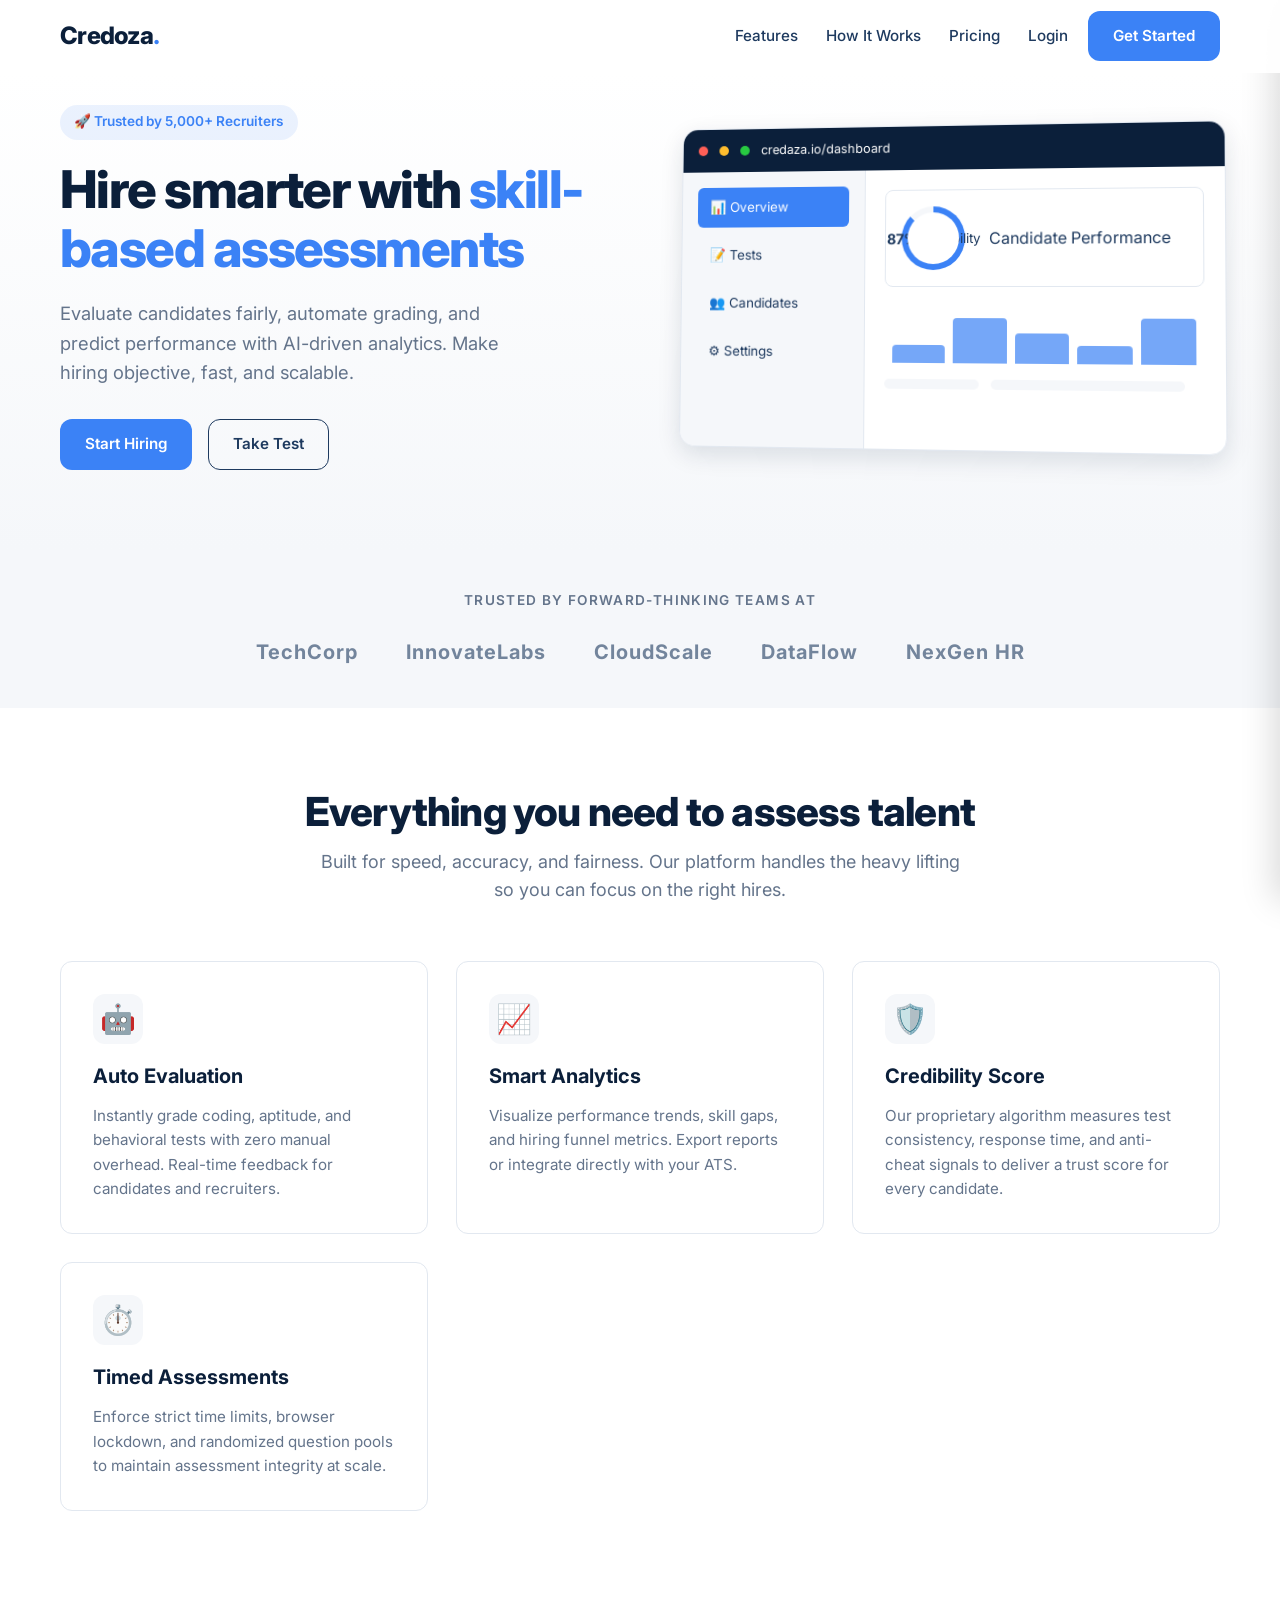
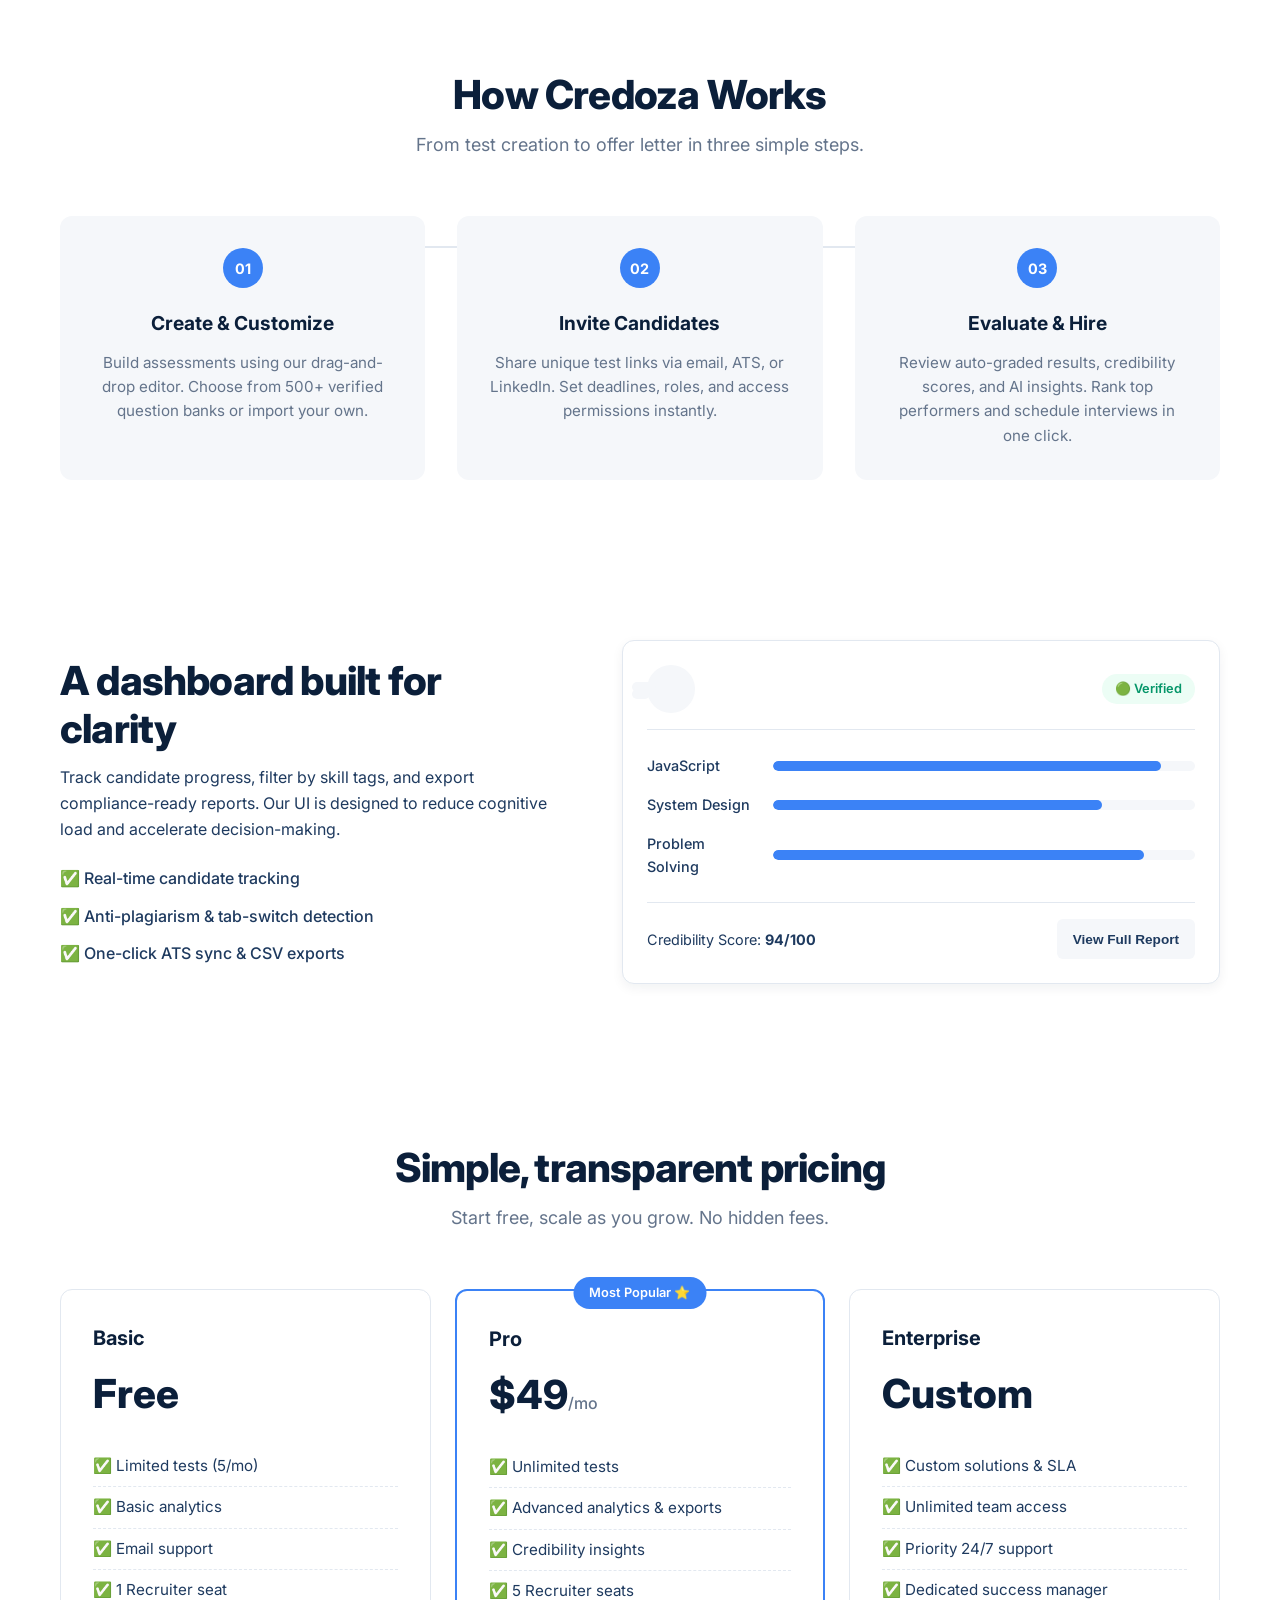
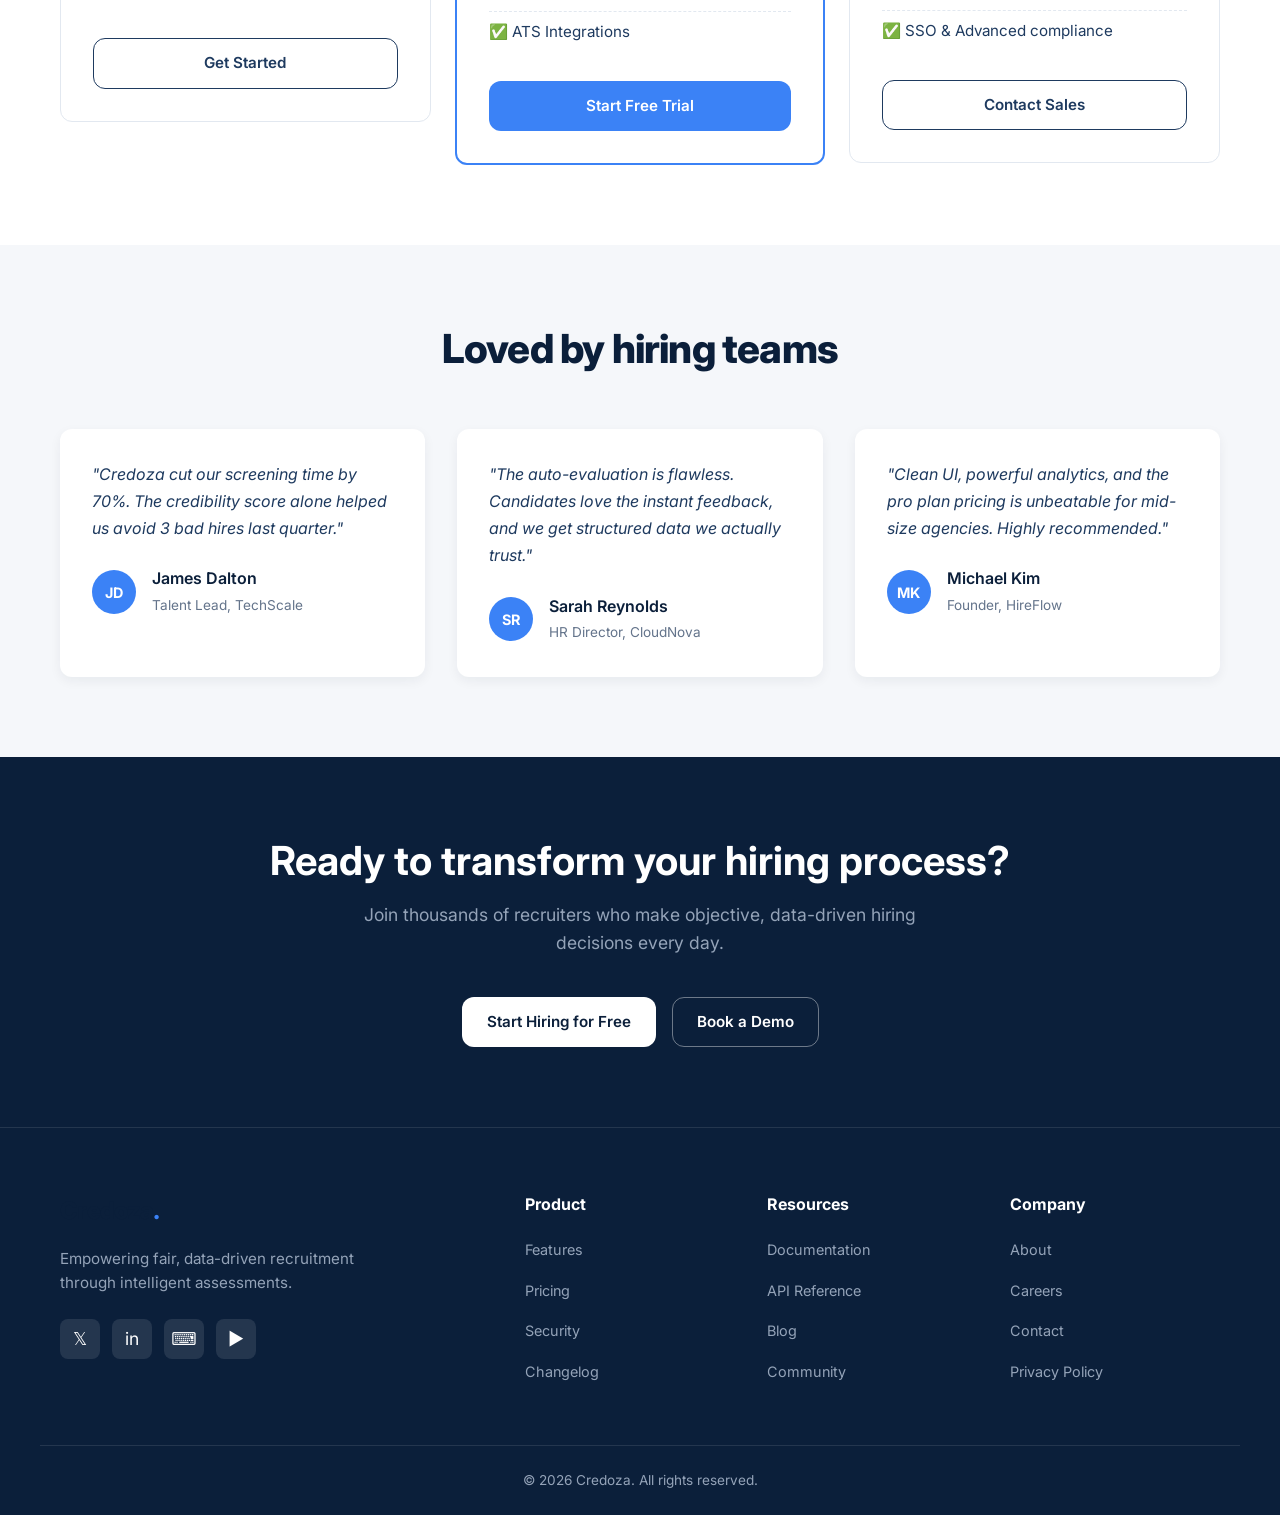
<file: index.html>
<!DOCTYPE html>
<html lang="en">

<head>
  <meta charset="UTF-8">
  <meta name="viewport" content="width=device-width, initial-scale=1.0">
  <title>Credoza | Smart Recruitment Assessments</title>
  <meta name="description"
    content="Hire smarter with skill-based assessments. Auto-evaluation, smart analytics, and credibility scoring for modern recruiters.">
  <link rel="preconnect" href="https://fonts.googleapis.com">
  <link rel="preconnect" href="https://fonts.gstatic.com" crossorigin>
  <link href="https://fonts.googleapis.com/css2?family=Inter:wght@400;500;600;700;800&display=swap" rel="stylesheet">
  <link rel="stylesheet" href="style.css">
</head>

<body>

  <!-- Navbar -->
  <header class="navbar" id="navbar">
    <nav class="container nav-container">
      <a href="#" class="logo">Credoza<span class="dot">.</span></a>
  
      <!-- Desktop Nav -->
      <div class="nav-links desktop-nav">
        <a href="#features" class="nav-link" data-nav>Features</a>
        <a href="#how-it-works" class="nav-link" data-nav>How It Works</a>
        <a href="#pricing" class="nav-link" data-nav>Pricing</a>
        <a href="login.html" class="nav-link login-link" data-nav>Login</a>
        <a href="signup.html" class="btn btn-primary nav-cta" data-nav>Get Started</a>
        
      </div>
  
      <!-- Hamburger Button -->
      <button class="hamburger" id="hamburger" aria-expanded="false" aria-controls="mobileMenu"
        aria-label="Open navigation menu">
        <span class="line line-1"></span>
        <span class="line line-2"></span>
        <span class="line line-3"></span>
      </button>
    </nav>
  </header>
  
  <!-- Mobile Overlay -->
  <div class="mobile-overlay" id="mobileOverlay"></div>
  
  <!-- Mobile Menu Panel -->
  <div class="mobile-menu" id="mobileMenu" aria-hidden="true" role="dialog" aria-modal="true"
    aria-label="Mobile navigation">
    <button class="close-menu" id="closeMenu" aria-label="Close navigation menu">×</button>
    <div class="menu-items">
      <a href="#features" class="nav-link" data-nav>Features</a>
      <a href="#how-it-works" class="nav-link" data-nav>How It Works</a>
      <a href="#pricing" class="nav-link" data-nav>Pricing</a>
      <a href="login.html" class="nav-link" data-nav>Login</a>
      <a href="signup.html" class="btn btn-primary nav-cta" data-nav>Get Started</a>
    </div>
  </div>
  
  <main>
    <!-- ... Rest of your HTML stays exactly the same ... -->

  <!-- Mobile Overlay -->
  <div class="mobile-overlay" id="mobileOverlay"></div>

  <main>
    <!-- Hero Section -->
    <section class="hero section-padding" id="hero">
      <div class="container hero-container">
        <div class="hero-content">
          <span class="badge">🚀 Trusted by 5,000+ Recruiters</span>
          <h1 class="hero-title">Hire smarter with <span class="highlight">skill-based assessments</span></h1>
          <p class="hero-subtitle">Evaluate candidates fairly, automate grading, and predict performance with AI-driven
            analytics. Make hiring objective, fast, and scalable.</p>
          <div class="hero-ctas">
            <a href="signup.html" class="btn btn-primary">Start Hiring</a>
            <a href="signup.html" class="btn btn-outline">Take Test</a>
          </div>
        </div>
        <div class="hero-visual">
          <div class="dashboard-mockup">
            <div class="mockup-header">
              <div class="dot-red"></div>
              <div class="dot-yellow"></div>
              <div class="dot-green"></div>
              <span>credaza.io/dashboard</span>
            </div>
            <div class="mockup-body">
              <div class="mockup-sidebar">
                <div class="sidebar-item active">📊 Overview</div>
                <div class="sidebar-item">📝 Tests</div>
                <div class="sidebar-item">👥 Candidates</div>
                <div class="sidebar-item">⚙️ Settings</div>
              </div>
              <div class="mockup-main">
                <div class="mockup-card score-card">
                  <div class="score-circle">
                    <span>87%</span>
                    <small>Credibility</small>
                  </div>
                  <div class="score-label">Candidate Performance</div>
                </div>
                <div class="mockup-grid">
                  <div class="mini-bar chart-bar"></div>
                  <div class="mini-bar chart-bar tall"></div>
                  <div class="mini-bar chart-bar mid"></div>
                  <div class="mini-bar chart-bar"></div>
                  <div class="mini-bar chart-bar tall"></div>
                </div>
                <div class="mockup-row">
                  <div class="mockup-pill"></div>
                  <div class="mockup-pill wide"></div>
                </div>
              </div>
            </div>
          </div>
        </div>
      </div>
    </section>

    <!-- Social Proof -->
    <section class="social-proof section-padding">
      <div class="container">
        <p class="proof-label">Trusted by forward-thinking teams at</p>
        <div class="logos-grid">
          <div class="logo-item">TechCorp</div>
          <div class="logo-item">InnovateLabs</div>
          <div class="logo-item">CloudScale</div>
          <div class="logo-item">DataFlow</div>
          <div class="logo-item">NexGen HR</div>
        </div>
      </div>
    </section>

    <!-- Features -->
    <section class="features section-padding" id="features">
      <div class="container">
        <div class="section-header">
          <h2 class="section-title">Everything you need to assess talent</h2>
          <p class="section-subtitle">Built for speed, accuracy, and fairness. Our platform handles the heavy lifting so
            you can focus on the right hires.</p>
        </div>
        <div class="features-grid">
          <div class="feature-card">
            <div class="icon-box">🤖</div>
            <h3>Auto Evaluation</h3>
            <p>Instantly grade coding, aptitude, and behavioral tests with zero manual overhead. Real-time feedback for
              candidates and recruiters.</p>
          </div>
          <div class="feature-card">
            <div class="icon-box">📈</div>
            <h3>Smart Analytics</h3>
            <p>Visualize performance trends, skill gaps, and hiring funnel metrics. Export reports or integrate directly
              with your ATS.</p>
          </div>
          <div class="feature-card">
            <div class="icon-box">🛡️</div>
            <h3>Credibility Score</h3>
            <p>Our proprietary algorithm measures test consistency, response time, and anti-cheat signals to deliver a
              trust score for every candidate.</p>
          </div>
          <div class="feature-card">
            <div class="icon-box">⏱️</div>
            <h3>Timed Assessments</h3>
            <p>Enforce strict time limits, browser lockdown, and randomized question pools to maintain assessment
              integrity at scale.</p>
          </div>
        </div>
      </div>
    </section>

    <!-- How It Works -->
    <section class="how-it-works section-padding" id="how-it-works">
      <div class="container">
        <div class="section-header">
          <h2 class="section-title">How Credoza Works</h2>
          <p class="section-subtitle">From test creation to offer letter in three simple steps.</p>
        </div>
        <div class="steps-container">
          <div class="step-card">
            <div class="step-number">01</div>
            <h3>Create & Customize</h3>
            <p>Build assessments using our drag-and-drop editor. Choose from 500+ verified question banks or import your
              own.</p>
          </div>
          <div class="step-card">
            <div class="step-number">02</div>
            <h3>Invite Candidates</h3>
            <p>Share unique test links via email, ATS, or LinkedIn. Set deadlines, roles, and access permissions
              instantly.</p>
          </div>
          <div class="step-card">
            <div class="step-number">03</div>
            <h3>Evaluate & Hire</h3>
            <p>Review auto-graded results, credibility scores, and AI insights. Rank top performers and schedule
              interviews in one click.</p>
          </div>
        </div>
      </div>
    </section>

    <!-- Product Demo Preview -->
    <section class="preview section-padding" id="preview">
      <div class="container preview-container">
        <div class="preview-text">
          <h2 class="section-title">A dashboard built for clarity</h2>
          <p>Track candidate progress, filter by skill tags, and export compliance-ready reports. Our UI is designed to
            reduce cognitive load and accelerate decision-making.</p>
          <ul class="check-list">
            <li>✅ Real-time candidate tracking</li>
            <li>✅ Anti-plagiarism & tab-switch detection</li>
            <li>✅ One-click ATS sync & CSV exports</li>
          </ul>
        </div>
        <div class="preview-visual">
          <div class="results-mockup">
            <div class="results-header">
              <div class="mockup-avatar"></div>
              <div class="mockup-lines">
                <div class="line line-1"></div>
                <div class="line line-2"></div>
              </div>
              <div class="mockup-status">🟢 Verified</div>
            </div>
            <div class="results-body">
              <div class="result-row">
                <span>JavaScript</span>
                <div class="progress-bg">
                  <div class="progress-fill" style="width: 92%;"></div>
                </div>
              </div>
              <div class="result-row">
                <span>System Design</span>
                <div class="progress-bg">
                  <div class="progress-fill" style="width: 78%;"></div>
                </div>
              </div>
              <div class="result-row">
                <span>Problem Solving</span>
                <div class="progress-bg">
                  <div class="progress-fill" style="width: 88%;"></div>
                </div>
              </div>
              <div class="result-footer">
                <span>Credibility Score: <strong>94/100</strong></span>
                <button class="btn btn-sm">View Full Report</button>
              </div>
            </div>
          </div>
        </div>
      </div>
    </section>

    <!-- Pricing -->
    <section class="pricing section-padding" id="pricing">
      <div class="container">
        <div class="section-header">
          <h2 class="section-title">Simple, transparent pricing</h2>
          <p class="section-subtitle">Start free, scale as you grow. No hidden fees.</p>
        </div>
        <div class="pricing-grid">
          <div class="pricing-card">
            <div class="plan-name">Basic</div>
            <div class="plan-price">Free</div>
            <ul class="plan-features">
              <li>✅ Limited tests (5/mo)</li>
              <li>✅ Basic analytics</li>
              <li>✅ Email support</li>
              <li>✅ 1 Recruiter seat</li>
            </ul>
            <a href="#" class="btn btn-outline full-width">Get Started</a>
          </div>
          <div class="pricing-card popular">
            <div class="popular-badge">Most Popular ⭐</div>
            <div class="plan-name">Pro</div>
            <div class="plan-price">$49<span>/mo</span></div>
            <ul class="plan-features">
              <li>✅ Unlimited tests</li>
              <li>✅ Advanced analytics & exports</li>
              <li>✅ Credibility insights</li>
              <li>✅ 5 Recruiter seats</li>
              <li>✅ ATS Integrations</li>
            </ul>
            <a href="#" class="btn btn-primary full-width">Start Free Trial</a>
          </div>
          <div class="pricing-card">
            <div class="plan-name">Enterprise</div>
            <div class="plan-price">Custom</div>
            <ul class="plan-features">
              <li>✅ Custom solutions & SLA</li>
              <li>✅ Unlimited team access</li>
              <li>✅ Priority 24/7 support</li>
              <li>✅ Dedicated success manager</li>
              <li>✅ SSO & Advanced compliance</li>
            </ul>
            <a href="#" class="btn btn-outline full-width">Contact Sales</a>
          </div>
        </div>
      </div>
    </section>

    <!-- Testimonials -->
    <section class="testimonials section-padding">
      <div class="container">
        <div class="section-header">
          <h2 class="section-title">Loved by hiring teams</h2>
        </div>
        <div class="testimonials-grid">
          <div class="testimonial-card">
            <p>"Credoza cut our screening time by 70%. The credibility score alone helped us avoid 3 bad hires last
              quarter."</p>
            <div class="author">
              <div class="avatar">JD</div>
              <div>
                <strong>James Dalton</strong>
                <span>Talent Lead, TechScale</span>
              </div>
            </div>
          </div>
          <div class="testimonial-card">
            <p>"The auto-evaluation is flawless. Candidates love the instant feedback, and we get structured data we
              actually trust."</p>
            <div class="author">
              <div class="avatar">SR</div>
              <div>
                <strong>Sarah Reynolds</strong>
                <span>HR Director, CloudNova</span>
              </div>
            </div>
          </div>
          <div class="testimonial-card">
            <p>"Clean UI, powerful analytics, and the pro plan pricing is unbeatable for mid-size agencies. Highly
              recommended."</p>
            <div class="author">
              <div class="avatar">MK</div>
              <div>
                <strong>Michael Kim</strong>
                <span>Founder, HireFlow</span>
              </div>
            </div>
          </div>
        </div>
      </div>
    </section>

    <!-- CTA Section -->
    <section class="cta-section section-padding">
      <div class="container cta-container">
        <h2 class="cta-title">Ready to transform your hiring process?</h2>
        <p class="cta-subtitle">Join thousands of recruiters who make objective, data-driven hiring decisions every day.
        </p>
        <div class="cta-buttons">
          <a href="#" class="btn btn-white">Start Hiring for Free</a>
          <a href="#" class="btn btn-outline-white">Book a Demo</a>
        </div>
      </div>
    </section>
  </main>

  <!-- Footer -->
  <footer class="footer">
    <div class="container footer-container">
      <div class="footer-brand">
        <a href="#" class="logo">Credoza<span class="dot">.</span></a>
        <p>Empowering fair, data-driven recruitment through intelligent assessments.</p>
        <div class="social-links">
          <a href="#" aria-label="Twitter">𝕏</a>
          <a href="#" aria-label="LinkedIn">in</a>
          <a href="#" aria-label="GitHub">⌨️</a>
          <a href="#" aria-label="YouTube">▶</a>
        </div>
      </div>
      <div class="footer-links">
        <div class="link-col">
          <h4>Product</h4>
          <a href="#">Features</a>
          <a href="#">Pricing</a>
          <a href="#">Security</a>
          <a href="#">Changelog</a>
        </div>
        <div class="link-col">
          <h4>Resources</h4>
          <a href="#">Documentation</a>
          <a href="#">API Reference</a>
          <a href="#">Blog</a>
          <a href="#">Community</a>
        </div>
        <div class="link-col">
          <h4>Company</h4>
          <a href="#">About</a>
          <a href="#">Careers</a>
          <a href="#">Contact</a>
          <a href="#">Privacy Policy</a>
        </div>
      </div>
    </div>
    <div class="footer-bottom container">
      <p>&copy; <span id="year"></span> Credoza. All rights reserved.</p>
    </div>
  </footer>

  <script src="script.js"></script>
</body>

</html>
</file>
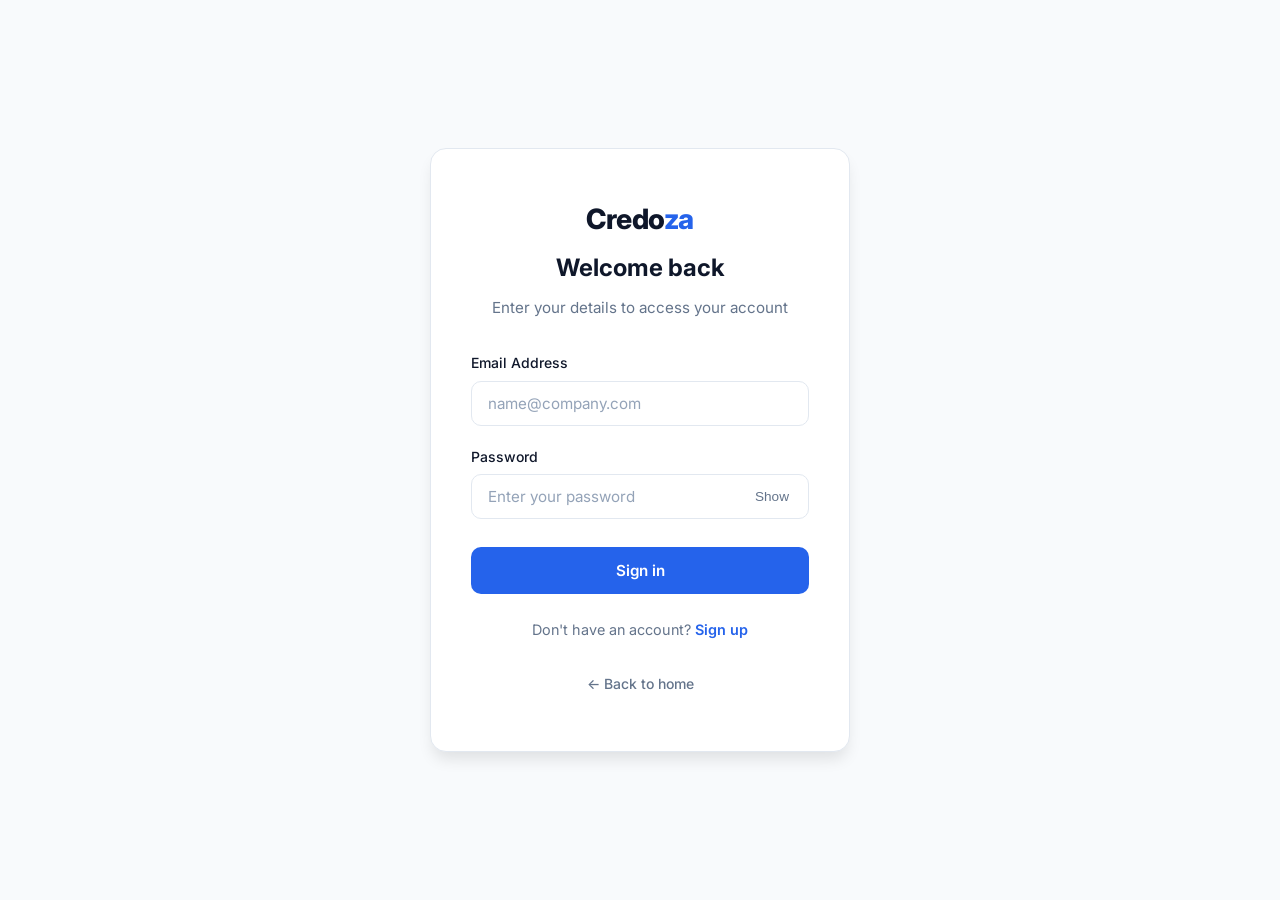
<file: candidate.html>
<!DOCTYPE html>
<html lang="en">

<head>
  <meta charset="UTF-8" />
  <meta name="viewport" content="width=device-width, initial-scale=1.0" />
  <title>Candidate Dashboard | CREDOZA</title>
  <link rel="preconnect" href="https://fonts.googleapis.com" />
  <link rel="preconnect" href="https://fonts.gstatic.com" crossorigin />
  <link href="https://fonts.googleapis.com/css2?family=Inter:wght@400;500;600;700;800&display=swap" rel="stylesheet" />
  <style>
    :root {
      --primary: #2563EB;
      --primary-hover: #1D4ED8;
      --primary-light: #EFF6FF;
      --bg-page: #F8FAFC;
      --bg-card: #FFFFFF;
      --text-main: #0F172A;
      --text-muted: #64748B;
      --text-light: #94A3B8;
      --border: #E2E8F0;
      --success: #10B981;
      --success-bg: #ECFDF5;
      --error: #EF4444;
      --error-bg: #FEF2F2;
      --warning: #F59E0B;
      --warning-bg: #FFFBEB;
      --radius-md: 10px;
      --radius-lg: 16px;
      --shadow-sm: 0 1px 2px 0 rgb(0 0 0 / 0.05);
      --shadow-md: 0 4px 6px -1px rgb(0 0 0 / 0.1);
      --shadow-lg: 0 10px 15px -3px rgb(0 0 0 / 0.1);
      --transition: all 0.2s ease;
    }

    * {
      margin: 0;
      padding: 0;
      box-sizing: border-box;
    }

    body {
      font-family: 'Inter', system-ui, -apple-system, sans-serif;
      background: var(--bg-page);
      color: var(--text-main);
      min-height: 100vh;
      display: flex;
      flex-direction: column;
      line-height: 1.6;
    }

    /* ===== HEADER ===== */
    header {
      background: var(--bg-card);
      padding: 16px 24px;
      display: flex;
      align-items: center;
      justify-content: space-between;
      border-bottom: 1px solid var(--border);
      position: sticky;
      top: 0;
      z-index: 100;
      box-shadow: var(--shadow-sm);
    }

    .logo {
      font-size: 1.4rem;
      font-weight: 800;
      color: var(--text-main);
      text-decoration: none;
      letter-spacing: -0.5px;
    }

    .logo span {
      color: var(--primary);
    }

    .user-nav {
      display: flex;
      align-items: center;
      gap: 16px;
    }

    .user-info {
      text-align: right;
    }

    .user-name {
      font-weight: 600;
      font-size: 0.95rem;
      color: var(--text-main);
    }

    .user-role {
      font-size: 0.75rem;
      color: var(--text-muted);
      text-transform: uppercase;
      letter-spacing: 0.5px;
    }

    .btn-logout {
      background: transparent;
      border: 1.5px solid var(--border);
      color: var(--text-muted);
      padding: 8px 16px;
      border-radius: 50px;
      cursor: pointer;
      font-weight: 500;
      font-size: 0.85rem;
      transition: var(--transition);
    }

    .btn-logout:hover {
      border-color: var(--error);
      color: var(--error);
      background: var(--error-bg);
    }

    /* ===== MAIN CONTENT ===== */
    main {
      flex: 1;
      padding: 32px 24px;
      max-width: 1000px;
      margin: 0 auto;
      width: 100%;
    }

    .page-header {
      margin-bottom: 32px;
    }

    .page-header h1 {
      font-size: 1.75rem;
      font-weight: 700;
      color: var(--text-main);
    }

    .page-header p {
      color: var(--text-muted);
      margin-top: 4px;
      font-size: 0.95rem;
    }

    /* ===== STATS ===== */
    .stats-row {
      display: grid;
      grid-template-columns: repeat(3, 1fr);
      gap: 16px;
      margin-bottom: 32px;
    }

    .stat-box {
      background: var(--bg-card);
      padding: 20px;
      border-radius: var(--radius-lg);
      text-align: center;
      border: 1px solid var(--border);
      box-shadow: var(--shadow-sm);
      transition: var(--transition);
    }

    .stat-box:hover {
      transform: translateY(-2px);
      box-shadow: var(--shadow-md);
    }

    .stat-val {
      font-size: 1.75rem;
      font-weight: 800;
      color: var(--primary);
      line-height: 1;
    }

    .stat-label {
      font-size: 0.8rem;
      color: var(--text-muted);
      margin-top: 6px;
      font-weight: 500;
    }

    /* ===== SECTIONS ===== */
    .section-title {
      font-size: 1.1rem;
      font-weight: 700;
      color: var(--text-main);
      margin: 40px 0 16px;
      padding-left: 12px;
      border-left: 3px solid var(--primary);
    }

    /* ===== TEST CARDS ===== */
    .test-list {
      display: grid;
      gap: 12px;
    }

    .test-card {
      background: var(--bg-card);
      padding: 20px 24px;
      border-radius: var(--radius-lg);
      display: flex;
      justify-content: space-between;
      align-items: center;
      border: 1px solid var(--border);
      transition: var(--transition);
      box-shadow: var(--shadow-sm);
    }

    .test-card:hover {
      transform: translateY(-2px);
      box-shadow: var(--shadow-md);
      border-color: var(--primary);
    }

    .test-info h3 {
      font-size: 1.05rem;
      font-weight: 600;
      color: var(--text-main);
      margin-bottom: 6px;
    }

    .test-meta {
      display: flex;
      gap: 12px;
      font-size: 0.8rem;
      color: var(--text-muted);
    }

    .test-meta span {
      display: flex;
      align-items: center;
      gap: 4px;
    }

    .btn-start {
      background: var(--primary);
      color: white;
      padding: 10px 24px;
      border-radius: 50px;
      text-decoration: none;
      font-weight: 600;
      font-size: 0.9rem;
      cursor: pointer;
      border: none;
      transition: var(--transition);
      white-space: nowrap;
    }

    .btn-start:hover:not(:disabled) {
      background: var(--primary-hover);
      transform: translateY(-1px);
      box-shadow: var(--shadow-md);
    }

    .btn-start:disabled {
      background: var(--text-light);
      color: var(--bg-page);
      cursor: not-allowed;
      opacity: 0.6;
    }

    /* ===== RESULTS ===== */
    .result-item {
      background: var(--bg-card);
      padding: 16px 24px;
      border-radius: var(--radius-lg);
      margin-bottom: 12px;
      display: flex;
      justify-content: space-between;
      align-items: center;
      border: 1px solid var(--border);
      transition: var(--transition);
    }

    .result-item:hover {
      border-color: var(--primary);
    }

    .result-item h4 {
      font-size: 0.95rem;
      font-weight: 600;
      color: var(--text-main);
      margin-bottom: 4px;
    }

    .score-badge {
      font-size: 1.1rem;
      font-weight: 800;
      color: var(--primary);
    }

    .status-pass {
      color: var(--success);
      font-weight: 600;
    }

    .status-fail {
      color: var(--error);
      font-weight: 600;
    }

    .status-text {
      font-size: 0.8rem;
      color: var(--text-muted);
    }

    .empty-state {
      text-align: center;
      padding: 40px 20px;
      color: var(--text-muted);
      background: var(--bg-card);
      border-radius: var(--radius-lg);
      border: 1px dashed var(--border);
    }

    /* ===== TEST OVERLAY ===== */
    #testOverlay {
      position: fixed;
      inset: 0;
      background: var(--bg-page);
      z-index: 200;
      display: none;
      flex-direction: column;
      overflow-y: auto;
    }

    #testOverlay.active {
      display: flex;
    }

    .test-header {
      background: var(--bg-card);
      padding: 16px 24px;
      display: flex;
      justify-content: space-between;
      align-items: center;
      border-bottom: 1px solid var(--border);
      position: sticky;
      top: 0;
      z-index: 10;
      box-shadow: var(--shadow-sm);
    }

    .test-header h3 {
      font-size: 1.1rem;
      font-weight: 700;
      color: var(--text-main);
    }

    .timer-box {
      background: var(--primary-light);
      padding: 8px 16px;
      border-radius: 8px;
      font-weight: 700;
      color: var(--primary);
      font-family: ui-monospace, monospace;
      font-size: 1.1rem;
      min-width: 80px;
      text-align: center;
    }

    .timer-box.warning {
      background: var(--error-bg);
      color: var(--error);
      animation: pulse 1s infinite;
    }

    @keyframes pulse {

      0%,
      100% {
        opacity: 1;
      }

      50% {
        opacity: 0.7;
      }
    }

    .test-body {
      max-width: 700px;
      margin: 32px auto;
      padding: 0 24px;
      flex: 1;
    }

    .question-block {
      margin-bottom: 32px;
      padding: 24px;
      background: var(--bg-card);
      border-radius: var(--radius-lg);
      border: 1px solid var(--border);
      box-shadow: var(--shadow-sm);
    }

    .q-number {
      color: var(--text-muted);
      font-size: 0.85rem;
      font-weight: 600;
      margin-bottom: 8px;
      text-transform: uppercase;
      letter-spacing: 0.5px;
    }

    .q-text {
      font-size: 1.1rem;
      font-weight: 600;
      color: var(--text-main);
      margin-bottom: 20px;
      line-height: 1.5;
    }

    .options-grid {
      display: grid;
      gap: 10px;
    }

    .option-label {
      display: flex;
      align-items: flex-start;
      gap: 12px;
      padding: 14px 16px;
      background: var(--bg-page);
      border: 1.5px solid var(--border);
      border-radius: var(--radius-md);
      cursor: pointer;
      transition: var(--transition);
    }

    .option-label:hover {
      border-color: var(--primary);
      background: var(--primary-light);
    }

    .option-label input {
      margin-top: 3px;
      accent-color: var(--primary);
      width: 18px;
      height: 18px;
      flex-shrink: 0;
    }

    .option-label span {
      font-size: 0.95rem;
      color: var(--text-main);
      line-height: 1.4;
    }

    .option-label:has(input:checked) {
      border-color: var(--primary);
      background: var(--primary-light);
    }

    .option-label:has(input:checked) span {
      font-weight: 600;
      color: var(--primary);
    }

    .test-actions {
      position: sticky;
      bottom: 0;
      background: linear-gradient(to top, var(--bg-page) 70%, transparent);
      padding: 20px 24px;
      display: flex;
      justify-content: flex-end;
      border-top: 1px solid var(--border);
    }

    .btn-submit-test {
      background: var(--primary);
      color: white;
      padding: 14px 40px;
      border-radius: 50px;
      border: none;
      font-weight: 600;
      font-size: 0.95rem;
      cursor: pointer;
      transition: var(--transition);
    }

    .btn-submit-test:hover {
      background: var(--primary-hover);
      transform: translateY(-1px);
      box-shadow: var(--shadow-md);
    }

    /* ===== RESULT OVERLAY ===== */
    #resultOverlay {
      display: none;
      position: fixed;
      inset: 0;
      background: var(--bg-page);
      z-index: 200;
      overflow-y: auto;
    }

    .result-card {
      background: var(--bg-card);
      padding: 48px 40px;
      border-radius: var(--radius-lg);
      text-align: center;
      max-width: 480px;
      margin: 80px auto;
      border: 1px solid var(--border);
      box-shadow: var(--shadow-lg);
    }

    .result-card h2 {
      font-size: 1.5rem;
      font-weight: 700;
      color: var(--text-main);
      margin-bottom: 8px;
    }

    .result-card p {
      color: var(--text-muted);
      margin-bottom: 24px;
    }

    .result-score {
      font-size: 3.5rem;
      font-weight: 900;
      color: var(--primary);
      margin: 16px 0;
      line-height: 1;
    }

    .result-msg {
      font-size: 1.05rem;
      color: var(--text-main);
      margin-bottom: 32px;
      font-weight: 500;
    }

    .btn-back {
      background: var(--primary);
      color: white;
      padding: 12px 32px;
      border-radius: 50px;
      border: none;
      font-weight: 600;
      cursor: pointer;
      transition: var(--transition);
    }

    .btn-back:hover {
      background: var(--primary-hover);
      transform: translateY(-1px);
    }

    /* ===== RESPONSIVE ===== */
    @media (max-width: 768px) {
      .stats-row {
        grid-template-columns: 1fr;
        gap: 12px;
      }

      .test-card {
        flex-direction: column;
        align-items: flex-start;
        gap: 16px;
      }

      .btn-start {
        width: 100%;
      }

      .test-header {
        flex-direction: column;
        gap: 12px;
        align-items: flex-start;
      }

      .result-item {
        flex-direction: column;
        align-items: flex-start;
        gap: 12px;
        text-align: left;
      }

      .result-card {
        margin: 40px 16px;
        padding: 32px 24px;
      }

      .result-score {
        font-size: 2.5rem;
      }
    }

    @media (max-width: 480px) {
      header {
        padding: 12px 16px;
      }

      main {
        padding: 24px 16px;
      }

      .page-header h1 {
        font-size: 1.4rem;
      }

      .stat-val {
        font-size: 1.5rem;
      }

      .question-block {
        padding: 20px 16px;
      }

      .q-text {
        font-size: 1rem;
      }
    }
  </style>
</head>

<body>
  <script>
    const session = JSON.parse(localStorage.getItem('credoza_session') || '{}');
    if (!session.loggedIn || session.role !== 'candidate') window.location.href = 'login.html';
  </script>

  <header>
    <a href="index.html" class="logo">Credo<span>za</span></a>
    <div class="user-nav">
      <div class="user-info">
        <div class="user-name" id="userName">Candidate</div>
        <div class="user-role">Candidate</div>
      </div>
      <button class="btn-logout" id="logoutBtn">Logout</button>
    </div>
  </header>

  <main id="dashboardView">
    <div class="page-header">
      <h1>Welcome, <span id="welcomeName">Candidate</span> 👋</h1>
      <p>Take your assessments and track your progress.</p>
    </div>

    <!-- Stats -->
    <div class="stats-row">
      <div class="stat-box">
        <div class="stat-val" id="statTaken">0</div>
        <div class="stat-label">Tests Taken</div>
      </div>
      <div class="stat-box">
        <div class="stat-val" id="statAvg">0%</div>
        <div class="stat-label">Avg. Score</div>
      </div>
      <div class="stat-box">
        <div class="stat-val" id="statPass">0</div>
        <div class="stat-label">Passed</div>
      </div>
    </div>

    <!-- Available Tests -->
    <div class="section-title">Available Tests</div>
    <div class="test-list" id="availableTestsList">
      <!-- Populated by JS -->
    </div>

    <!-- Results History -->
    <div class="section-title">Your Results</div>
    <div id="resultsList">
      <!-- Populated by JS -->
    </div>
    <p id="noResultsMsg" class="empty-state">No results yet. Start taking tests to see your progress!</p>
  </main>

  <!-- TEST TAKING OVERLAY -->
  <div id="testOverlay">
    <div class="test-header">
      <h3 id="overlayTestTitle">Test Title</h3>
      <div class="timer-box" id="timerDisplay">00:00</div>
    </div>
    <div class="test-body" id="questionsContainer">
      <!-- Questions injected here -->
    </div>
    <div class="test-actions">
      <button class="btn-submit-test" onclick="submitTest()">Submit Assessment</button>
    </div>
  </div>

  <!-- RESULT DISPLAY OVERLAY -->
  <div id="resultOverlay">
    <div class="result-card">
      <h2>Assessment Complete! 🎉</h2>
      <p>Here's how you performed:</p>
      <div class="result-score" id="finalScore">85%</div>
      <div class="result-msg" id="finalMsg">Great job!</div>
      <button class="btn-back" onclick="closeResultOverlay()">Back to Dashboard</button>
    </div>
  </div>

  <script>
    // ===== DATA HELPERS =====
    function getTests() { return JSON.parse(localStorage.getItem('credoza_tests') || '[]'); }
    function getResults() { return JSON.parse(localStorage.getItem('credoza_results') || '[]'); }
    function saveResult(result) {
      const r = getResults(); r.push(result); localStorage.setItem('credoza_results', JSON.stringify(r));
    }

    // ===== STATE =====
    let currentTest = null;
    let timerInterval = null;
    let timeLeft = 0;

    // ===== INIT =====
    document.addEventListener('DOMContentLoaded', () => {
      document.getElementById('userName').textContent = session.name;
      document.getElementById('welcomeName').textContent = session.name.split(' ')[0];
      renderDashboard();
    });

    function renderDashboard() {
      const tests = getTests();
      const results = getResults().filter(r => r.userEmail === session.email);
      const listContainer = document.getElementById('availableTestsList');
      const resultsContainer = document.getElementById('resultsList');

      listContainer.innerHTML = '';
      resultsContainer.innerHTML = '';

      // Stats
      document.getElementById('statTaken').textContent = results.length;
      if (results.length > 0) {
        const avg = results.reduce((s, r) => s + (r.score / r.totalQuestions) * 100, 0) / results.length;
        document.getElementById('statAvg').textContent = Math.round(avg) + '%';
        document.getElementById('statPass').textContent = results.filter(r => (r.score / r.totalQuestions) * 100 >= 60).length;
      }

      // Available Tests
      if (tests.length === 0) {
        listContainer.innerHTML = '<p class="empty-state">No tests available right now. Check back soon!</p>';
      } else {
        tests.forEach(test => {
          const taken = results.find(r => r.testTitle === test.title);
          listContainer.innerHTML += `
            <div class="test-card">
              <div class="test-info">
                <h3>${test.title}</h3>
                <div class="test-meta">
                  <span>⏱ ${test.timeLimit} min</span>
                  <span>❓ ${test.questions.length} questions</span>
                </div>
              </div>
              <button class="btn-start" onclick="startTest('${test.title}')" ${taken ? 'disabled' : ''}>
                ${taken ? 'Completed ✓' : 'Start Test'}
              </button>
            </div>
          `;
        });
      }

      // Results
      if (results.length === 0) {
        document.getElementById('noResultsMsg').style.display = 'block';
      } else {
        document.getElementById('noResultsMsg').style.display = 'none';
        results.slice().reverse().forEach(r => {
          const pct = Math.round((r.score / r.totalQuestions) * 100);
          const passed = pct >= 60;
          resultsContainer.innerHTML += `
            <div class="result-item">
              <div>
                <h4>${r.testTitle}</h4>
                <span class="status-text">${new Date(r.date).toLocaleDateString()}</span>
              </div>
              <div style="text-align:right">
                <div class="score-badge">${pct}%</div>
                <span class="status-text ${passed ? 'status-pass' : 'status-fail'}">${passed ? 'Passed ✓' : 'Try Again'}</span>
              </div>
            </div>
          `;
        });
      }
    }

    // ===== TEST LOGIC =====
    function startTest(testTitle) {
      const tests = getTests();
      currentTest = tests.find(t => t.title === testTitle);
      if (!currentTest) return;

      document.getElementById('overlayTestTitle').textContent = currentTest.title;
      document.getElementById('testOverlay').classList.add('active');
      document.body.style.overflow = 'hidden'; // Prevent background scroll

      // Render Questions
      const qContainer = document.getElementById('questionsContainer');
      qContainer.innerHTML = '';
      currentTest.questions.forEach((q, i) => {
        qContainer.innerHTML += `
          <div class="question-block">
            <div class="q-number">Question ${i + 1} of ${currentTest.questions.length}</div>
            <div class="q-text">${q.text}</div>
            <div class="options-grid">
              ${q.options.map((opt, idx) => `
                <label class="option-label">
                  <input type="radio" name="q${i}" value="${idx}">
                  <span>${opt}</span>
                </label>
              `).join('')}
            </div>
          </div>
        `;
      });

      // Start Timer
      timeLeft = currentTest.timeLimit * 60;
      updateTimerDisplay();
      timerInterval = setInterval(() => {
        timeLeft--;
        updateTimerDisplay();
        if (timeLeft <= 0) {
          clearInterval(timerInterval);
          alert('Time is up! Submitting your answers.');
          submitTest();
        }
      }, 1000);
    }

    function updateTimerDisplay() {
      const m = Math.floor(timeLeft / 60);
      const s = timeLeft % 60;
      const display = document.getElementById('timerDisplay');
      display.textContent = `${m.toString().padStart(2, '0')}:${s.toString().padStart(2, '0')}`;
      if (timeLeft < 60) display.classList.add('warning');
      else display.classList.remove('warning');
    }

    function submitTest() {
      clearInterval(timerInterval);

      let score = 0;
      const qBlocks = document.querySelectorAll('.question-block');

      qBlocks.forEach((block, i) => {
        const selected = block.querySelector('input[type="radio"]:checked');
        if (selected && parseInt(selected.value) === currentTest.questions[i].correct) {
          score++;
        }
      });

      const result = {
        userEmail: session.email,
        testTitle: currentTest.title,
        score: score,
        totalQuestions: currentTest.questions.length,
        date: new Date().toISOString()
      };

      saveResult(result);

      // Show Result Overlay
      document.getElementById('testOverlay').classList.remove('active');
      document.getElementById('resultOverlay').style.display = 'block';
      document.body.style.overflow = '';

      const pct = Math.round((score / currentTest.questions.length) * 100);
      document.getElementById('finalScore').textContent = pct + '%';
      document.getElementById('finalMsg').textContent = pct >= 60
        ? 'Congratulations! You passed. 🎉'
        : 'Keep practicing. You can do better! 💪';
    }

    function closeResultOverlay() {
      document.getElementById('resultOverlay').style.display = 'none';
      renderDashboard();
    }

    // ===== LOGOUT =====
    document.getElementById('logoutBtn').addEventListener('click', () => {
      localStorage.removeItem('credoza_session');
      window.location.href = 'login.html';
    });
  </script>
</body>

</html>
</file>
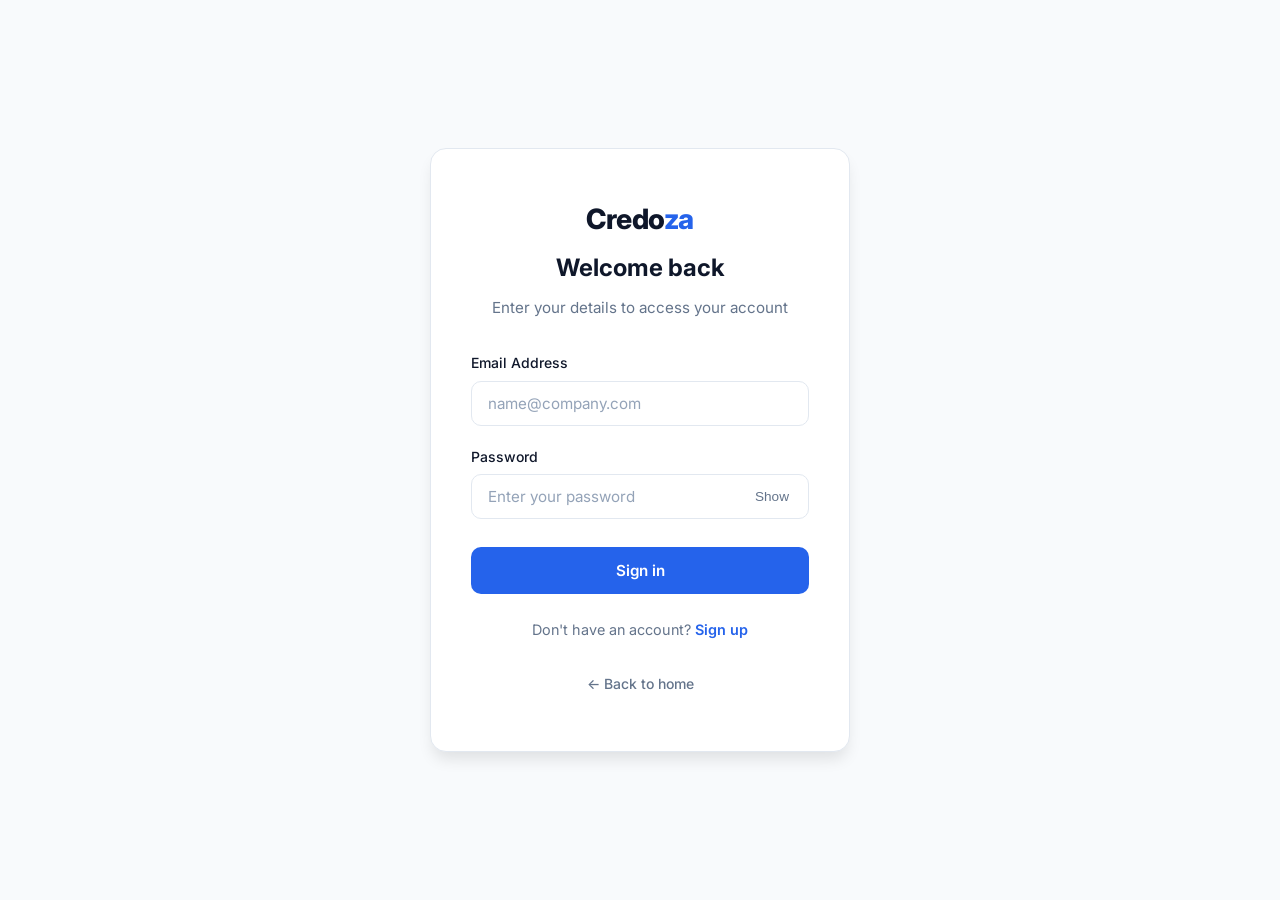
<file: login.html>
<!DOCTYPE html>
<html lang="en">

<head>
  <meta charset="UTF-8" />
  <meta name="viewport" content="width=device-width, initial-scale=1.0" />
  <title>Login | CREDOZA</title>
  <link rel="preconnect" href="https://fonts.googleapis.com" />
  <link rel="preconnect" href="https://fonts.gstatic.com" crossorigin />
  <link href="https://fonts.googleapis.com/css2?family=Inter:wght@400;500;600;700;800&display=swap" rel="stylesheet" />
  <style>
    :root {
      --primary: #2563EB;
      --primary-hover: #1D4ED8;
      --primary-light: #EFF6FF;
      --bg-page: #F8FAFC;
      --bg-card: #FFFFFF;
      --text-main: #0F172A;
      --text-muted: #64748B;
      --text-light: #94A3B8;
      --border: #E2E8F0;
      --error: #EF4444;
      --error-bg: #FEF2F2;
      --success: #10B981;
      --success-bg: #ECFDF5;
      --radius-md: 10px;
      --radius-lg: 16px;
      --shadow-sm: 0 1px 2px 0 rgb(0 0 0 / 0.05);
      --shadow-md: 0 4px 6px -1px rgb(0 0 0 / 0.1);
      --shadow-lg: 0 10px 15px -3px rgb(0 0 0 / 0.1);
      --transition: all 0.2s ease;
    }

    *,
    *::before,
    *::after {
      margin: 0;
      padding: 0;
      box-sizing: border-box;
    }

    body {
      font-family: 'Inter', system-ui, -apple-system, sans-serif;
      background: var(--bg-page);
      color: var(--text-main);
      min-height: 100vh;
      display: flex;
      align-items: center;
      justify-content: center;
      padding: 24px;
      line-height: 1.6;
    }

    .auth-wrapper {
      width: 100%;
      max-width: 420px;
      background: var(--bg-card);
      border: 1px solid var(--border);
      border-radius: var(--radius-lg);
      padding: 48px 40px;
      box-shadow: var(--shadow-lg);
      animation: slideUp 0.5s ease forwards;
    }

    @keyframes slideUp {
      from {
        opacity: 0;
        transform: translateY(20px);
      }

      to {
        opacity: 1;
        transform: translateY(0);
      }
    }

    .auth-header {
      text-align: center;
      margin-bottom: 32px;
    }

    .auth-logo {
      font-size: 1.75rem;
      font-weight: 800;
      color: var(--text-main);
      text-decoration: none;
      letter-spacing: -0.5px;
      display: inline-block;
      margin-bottom: 8px;
    }

    .auth-logo span {
      color: var(--primary);
    }

    .auth-title {
      font-size: 1.5rem;
      font-weight: 700;
      color: var(--text-main);
      margin-bottom: 8px;
    }

    .auth-subtitle {
      color: var(--text-muted);
      font-size: 0.95rem;
    }

    .form-group {
      margin-bottom: 20px;
    }

    .form-label {
      display: block;
      font-size: 0.875rem;
      font-weight: 500;
      color: var(--text-main);
      margin-bottom: 6px;
    }

    .form-input {
      width: 100%;
      padding: 12px 16px;
      background: var(--bg-card);
      border: 1.5px solid var(--border);
      border-radius: var(--radius-md);
      color: var(--text-main);
      font-size: 0.95rem;
      font-family: inherit;
      transition: var(--transition);
    }

    .form-input::placeholder {
      color: var(--text-light);
    }

    .form-input:focus {
      outline: none;
      border-color: var(--primary);
      box-shadow: 0 0 0 4px var(--primary-light);
    }

    .form-input.error {
      border-color: var(--error);
      background: var(--error-bg);
    }

    .error-msg {
      color: var(--error);
      font-size: 0.8rem;
      margin-top: 6px;
      display: none;
      font-weight: 500;
    }

    .form-input.error+.error-msg {
      display: block;
    }

    .password-wrapper {
      position: relative;
    }

    .toggle-password {
      position: absolute;
      right: 12px;
      top: 50%;
      transform: translateY(-50%);
      background: none;
      border: none;
      color: var(--text-muted);
      cursor: pointer;
      font-size: 0.85rem;
      font-weight: 500;
      padding: 4px 8px;
      border-radius: 6px;
      transition: var(--transition);
    }

    .toggle-password:hover {
      color: var(--primary);
      background: var(--primary-light);
    }

    .btn-submit {
      width: 100%;
      padding: 14px;
      background: var(--primary);
      color: white;
      font-weight: 600;
      font-size: 0.95rem;
      border-radius: var(--radius-md);
      border: none;
      cursor: pointer;
      transition: var(--transition);
      font-family: inherit;
      position: relative;
      margin-top: 8px;
    }

    .btn-submit:hover:not(:disabled) {
      background: var(--primary-hover);
      transform: translateY(-1px);
      box-shadow: var(--shadow-md);
    }

    .btn-submit:active:not(:disabled) {
      transform: translateY(0);
    }

    .btn-submit:disabled {
      opacity: 0.6;
      cursor: not-allowed;
    }

    .btn-submit .spinner {
      display: none;
      width: 20px;
      height: 20px;
      border: 2px solid rgba(255, 255, 255, 0.3);
      border-top: 2px solid white;
      border-radius: 50%;
      animation: spin 0.8s linear infinite;
      position: absolute;
      left: 50%;
      top: 50%;
      transform: translate(-50%, -50%);
    }

    .btn-submit.loading .btn-text {
      opacity: 0;
    }

    .btn-submit.loading .spinner {
      display: inline-block;
    }

    @keyframes spin {
      to {
        transform: translate(-50%, -50%) rotate(360deg);
      }
    }

    .form-message {
      padding: 12px 16px;
      border-radius: var(--radius-md);
      font-size: 0.9rem;
      margin-bottom: 20px;
      display: none;
      text-align: center;
      font-weight: 500;
      animation: slideDown 0.3s ease;
    }

    @keyframes slideDown {
      from {
        opacity: 0;
        transform: translateY(-10px);
      }

      to {
        opacity: 1;
        transform: translateY(0);
      }
    }

    .form-message.success {
      background: var(--success-bg);
      border: 1px solid var(--success);
      color: #065F46;
      display: block;
    }

    .form-message.error {
      background: var(--error-bg);
      border: 1px solid var(--error);
      color: #991B1B;
      display: block;
    }

    .auth-footer {
      text-align: center;
      margin-top: 24px;
      color: var(--text-muted);
      font-size: 0.9rem;
    }

    .auth-footer a {
      color: var(--primary);
      text-decoration: none;
      font-weight: 600;
    }

    .auth-footer a:hover {
      text-decoration: underline;
    }

    .back-home {
      display: inline-flex;
      align-items: center;
      gap: 6px;
      margin-top: 24px;
      color: var(--text-muted);
      text-decoration: none;
      font-size: 0.875rem;
      font-weight: 500;
      transition: var(--transition);
      width: 100%;
      justify-content: center;
      padding: 8px;
      border-radius: var(--radius-md);
    }

    .back-home:hover {
      color: var(--primary);
      background: var(--primary-light);
    }

    .divider {
      display: flex;
      align-items: center;
      margin: 24px 0;
      color: var(--text-light);
      font-size: 0.85rem;
    }

    .divider::before,
    .divider::after {
      content: '';
      flex: 1;
      height: 1px;
      background: var(--border);
    }

    .divider span {
      padding: 0 12px;
    }

    @media (max-width: 480px) {
      .auth-wrapper {
        padding: 40px 24px;
      }

      .auth-title {
        font-size: 1.35rem;
      }
    }
  </style>
</head>

<body>
  <main class="auth-wrapper">
    <div class="auth-header">
      <a href="index.html" class="auth-logo">Credo<span>za</span></a>
      <h1 class="auth-title">Welcome back</h1>
      <p class="auth-subtitle">Enter your details to access your account</p>
    </div>

    <div id="loginMsg" class="form-message"></div>

    <form id="loginForm" novalidate>
      <div class="form-group">
        <label for="loginEmail" class="form-label">Email Address</label>
        <input type="email" id="loginEmail" class="form-input" placeholder="name@company.com" required />
        <span class="error-msg">Please enter a valid email address</span>
      </div>

      <div class="form-group">
        <label for="loginPassword" class="form-label">Password</label>
        <div class="password-wrapper">
          <input type="password" id="loginPassword" class="form-input" placeholder="Enter your password" required />
          <button type="button" class="toggle-password" data-target="loginPassword">Show</button>
        </div>
        <span class="error-msg">Password is required</span>
      </div>

      <button type="submit" class="btn-submit">
        <span class="btn-text">Sign in</span>
        <span class="spinner"></span>
      </button>
    </form>

    <div class="auth-footer">
      Don't have an account? <a href="signup.html">Sign up</a>
    </div>

    <a href="index.html" class="back-home">
      ← Back to home
    </a>
  </main>

  <script>
    document.addEventListener('DOMContentLoaded', () => {
      // Password toggle
      document.querySelectorAll('.toggle-password').forEach(btn => {
        btn.addEventListener('click', () => {
          const input = document.getElementById(btn.dataset.target);
          const isPass = input.type === 'password';
          input.type = isPass ? 'text' : 'password';
          btn.textContent = isPass ? 'Hide' : 'Show';
        });
      });

      // Form validation & submit
      const form = document.getElementById('loginForm');
      const msg = document.getElementById('loginMsg');
      const btn = form.querySelector('.btn-submit');

      form.querySelectorAll('.form-input').forEach(input => {
        input.addEventListener('blur', () => {
          const valid = input.type === 'email' ?
            /^[^\s@]+@[^\s@]+\.[^\s@]+$/.test(input.value) :
            input.value.trim().length > 0;
          input.classList.toggle('error', !valid);
        });
        input.addEventListener('input', () => input.classList.remove('error'));
      });

      form.addEventListener('submit', async (e) => {
        e.preventDefault();
        msg.style.display = 'none';

        let valid = true;
        form.querySelectorAll('.form-input').forEach(input => {
          const isValid = input.type === 'email' ?
            /^[^\s@]+@[^\s@]+\.[^\s@]+$/.test(input.value) :
            input.value.trim().length > 0;
          if (!isValid) {
            input.classList.add('error');
            valid = false;
          }
        });

        if (!valid) {
          msg.textContent = 'Please fix the errors above';
          msg.className = 'form-message error';
          return;
        }

        btn.classList.add('loading');
        btn.disabled = true;

        try {
          await new Promise(res => setTimeout(res, 1200));

          const email = document.getElementById('loginEmail').value.trim().toLowerCase();
          const stored = JSON.parse(localStorage.getItem('credoza_users') || '[]');
          const user = stored.find(u => u.email === email);

          if (!user) throw new Error('Account not found. Please sign up first.');

          localStorage.setItem('credoza_session', JSON.stringify({
            name: user.name,
            email: user.email,
            role: user.role,
            token: 'mock_jwt_' + Date.now(),
            loggedIn: true
          }));

          msg.textContent = 'Login successful! Redirecting...';
          msg.className = 'form-message success';

          setTimeout(() => {
            window.location.href = user.role === 'recruiter' ? 'recruiter.html' : 'candidate.html';
          }, 1000);
        } catch (err) {
          msg.textContent = err.message;
          msg.className = 'form-message error';
        } finally {
          btn.classList.remove('loading');
          btn.disabled = false;
        }
      });
    });
  </script>
</body>

</html>
</file>
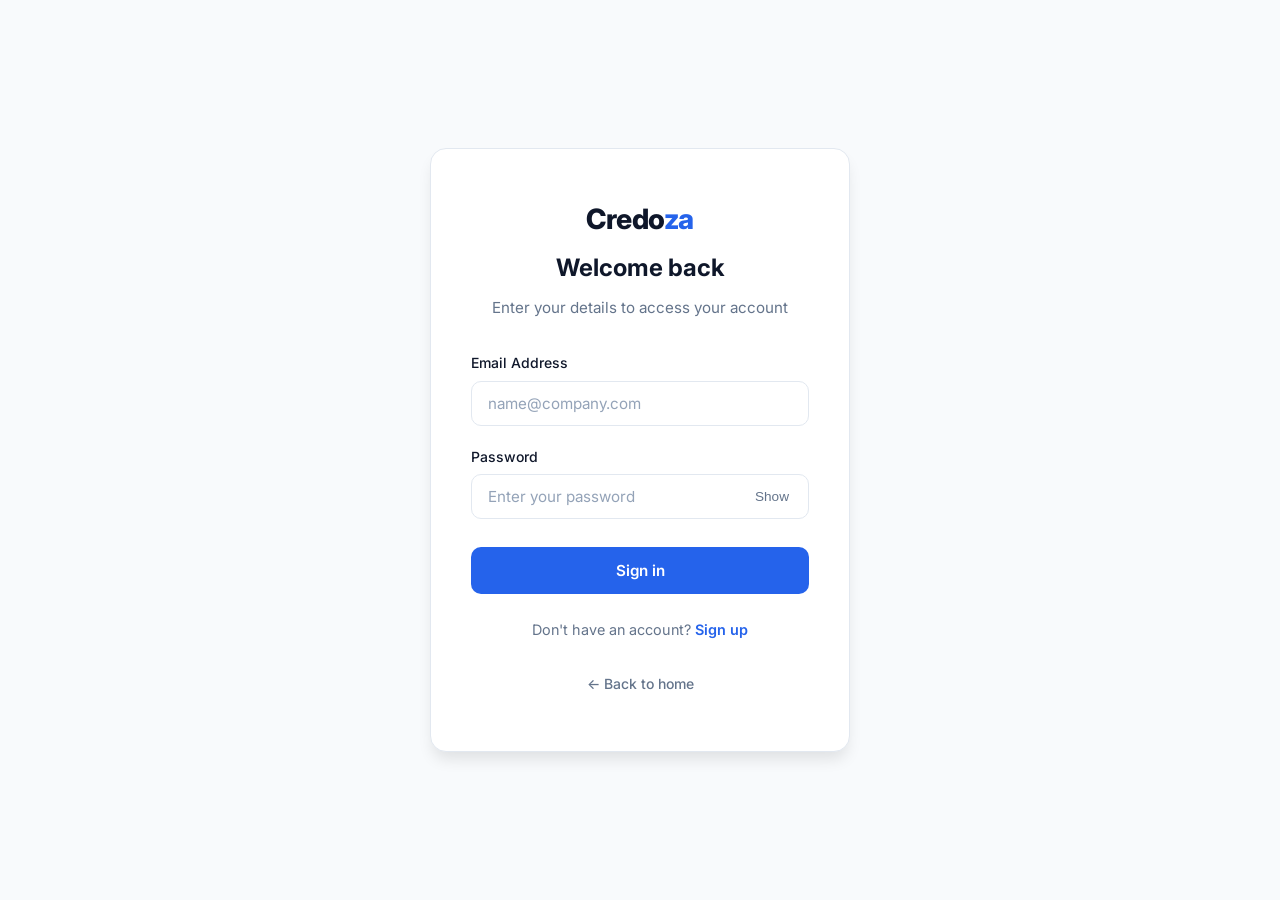
<file: recruiter.html>
<!DOCTYPE html>
<html lang="en">

<head>
  <meta charset="UTF-8" />
  <meta name="viewport" content="width=device-width, initial-scale=1.0" />
  <title>Recruiter Dashboard | CREDOZA</title>
  <link rel="preconnect" href="https://fonts.googleapis.com" />
  <link rel="preconnect" href="https://fonts.gstatic.com" crossorigin />
  <link href="https://fonts.googleapis.com/css2?family=Inter:wght@400;500;600;700;800&display=swap" rel="stylesheet" />
  <style>
    :root {
      --primary: #2563EB;
      --primary-hover: #1D4ED8;
      --primary-light: #EFF6FF;
      --bg-page: #F8FAFC;
      --bg-card: #FFFFFF;
      --text-main: #0F172A;
      --text-muted: #64748B;
      --text-light: #94A3B8;
      --border: #E2E8F0;
      --success: #10B981;
      --success-bg: #ECFDF5;
      --error: #EF4444;
      --error-bg: #FEF2F2;
      --warning: #F59E0B;
      --warning-bg: #FFFBEB;
      --radius-md: 10px;
      --radius-lg: 16px;
      --shadow-sm: 0 1px 2px 0 rgb(0 0 0 / 0.05);
      --shadow-md: 0 4px 6px -1px rgb(0 0 0 / 0.1);
      --shadow-lg: 0 10px 15px -3px rgb(0 0 0 / 0.1);
      --transition: all 0.2s ease;
    }

    * {
      margin: 0;
      padding: 0;
      box-sizing: border-box;
    }

    body {
      font-family: 'Inter', system-ui, -apple-system, sans-serif;
      background: var(--bg-page);
      color: var(--text-main);
      min-height: 100vh;
      display: flex;
      flex-direction: column;
      line-height: 1.6;
    }

    /* ===== HEADER ===== */
    header {
      background: var(--bg-card);
      padding: 16px 24px;
      display: flex;
      align-items: center;
      justify-content: space-between;
      border-bottom: 1px solid var(--border);
      position: sticky;
      top: 0;
      z-index: 100;
      box-shadow: var(--shadow-sm);
    }

    .logo {
      font-size: 1.4rem;
      font-weight: 800;
      color: var(--text-main);
      text-decoration: none;
      letter-spacing: -0.5px;
    }

    .logo span {
      color: var(--primary);
    }

    .user-nav {
      display: flex;
      align-items: center;
      gap: 16px;
    }

    .user-info {
      text-align: right;
    }

    .user-name {
      font-weight: 600;
      font-size: 0.95rem;
      color: var(--text-main);
    }

    .user-role {
      font-size: 0.75rem;
      color: var(--text-muted);
      text-transform: uppercase;
      letter-spacing: 0.5px;
    }

    .btn-logout {
      background: transparent;
      border: 1.5px solid var(--border);
      color: var(--text-muted);
      padding: 8px 16px;
      border-radius: 50px;
      cursor: pointer;
      font-weight: 500;
      font-size: 0.85rem;
      transition: var(--transition);
    }

    .btn-logout:hover {
      border-color: var(--error);
      color: var(--error);
      background: var(--error-bg);
    }

    /* ===== MAIN CONTENT ===== */
    main {
      flex: 1;
      padding: 32px 24px;
      max-width: 1200px;
      margin: 0 auto;
      width: 100%;
    }

    .page-header {
      display: flex;
      justify-content: space-between;
      align-items: center;
      margin-bottom: 32px;
      flex-wrap: wrap;
      gap: 16px;
    }

    .page-title h1 {
      font-size: 1.75rem;
      font-weight: 700;
      color: var(--text-main);
    }

    .page-title p {
      color: var(--text-muted);
      margin-top: 4px;
      font-size: 0.95rem;
    }

    .btn-primary {
      background: var(--primary);
      color: white;
      padding: 12px 24px;
      border-radius: 50px;
      text-decoration: none;
      font-weight: 600;
      font-size: 0.9rem;
      cursor: pointer;
      border: none;
      transition: var(--transition);
      display: inline-flex;
      align-items: center;
      gap: 8px;
    }

    .btn-primary:hover:not(:disabled) {
      background: var(--primary-hover);
      transform: translateY(-1px);
      box-shadow: var(--shadow-md);
    }

    .btn-primary:disabled {
      opacity: 0.6;
      cursor: not-allowed;
    }

    /* ===== STATS ===== */
    .stats-grid {
      display: grid;
      grid-template-columns: repeat(auto-fit, minmax(220px, 1fr));
      gap: 16px;
      margin-bottom: 32px;
    }

    .stat-card {
      background: var(--bg-card);
      padding: 24px;
      border-radius: var(--radius-lg);
      border: 1px solid var(--border);
      box-shadow: var(--shadow-sm);
      transition: var(--transition);
    }

    .stat-card:hover {
      transform: translateY(-2px);
      box-shadow: var(--shadow-md);
    }

    .stat-card h3 {
      font-size: 0.85rem;
      color: var(--text-muted);
      margin-bottom: 8px;
      font-weight: 600;
      text-transform: uppercase;
      letter-spacing: 0.5px;
    }

    .stat-value {
      font-size: 1.75rem;
      font-weight: 800;
      color: var(--primary);
      line-height: 1;
    }

    /* ===== TABS ===== */
    .tabs {
      display: flex;
      gap: 8px;
      margin-bottom: 24px;
      border-bottom: 1px solid var(--border);
      padding-bottom: 8px;
      flex-wrap: wrap;
    }

    .tab-btn {
      background: transparent;
      border: none;
      color: var(--text-muted);
      font-size: 0.95rem;
      font-weight: 600;
      cursor: pointer;
      padding: 10px 16px;
      border-radius: var(--radius-md);
      transition: var(--transition);
    }

    .tab-btn:hover {
      color: var(--primary);
      background: var(--primary-light);
    }

    .tab-btn.active {
      background: var(--primary);
      color: white;
    }

    .tab-content {
      display: none;
      animation: fadeIn 0.3s ease;
    }

    .tab-content.active {
      display: block;
    }

    @keyframes fadeIn {
      from {
        opacity: 0;
        transform: translateY(10px);
      }

      to {
        opacity: 1;
        transform: translateY(0);
      }
    }

    /* ===== TABLES ===== */
    .data-table-container {
      background: var(--bg-card);
      border-radius: var(--radius-lg);
      overflow: hidden;
      border: 1px solid var(--border);
      box-shadow: var(--shadow-sm);
    }

    .data-table {
      width: 100%;
      border-collapse: collapse;
    }

    .data-table th,
    .data-table td {
      padding: 16px 20px;
      text-align: left;
      border-bottom: 1px solid var(--border);
    }

    .data-table th {
      background: var(--bg-page);
      color: var(--text-muted);
      font-weight: 600;
      font-size: 0.8rem;
      text-transform: uppercase;
      letter-spacing: 0.5px;
    }

    .data-table tr:last-child td {
      border-bottom: none;
    }

    .data-table tr:hover {
      background: var(--primary-light);
    }

    .badge {
      padding: 6px 12px;
      border-radius: 50px;
      font-size: 0.75rem;
      font-weight: 600;
      display: inline-block;
    }

    .badge-pass {
      background: var(--success-bg);
      color: #065F46;
    }

    .badge-fail {
      background: var(--error-bg);
      color: #991B1B;
    }

    .action-btn {
      background: none;
      border: none;
      color: var(--text-muted);
      cursor: pointer;
      padding: 6px 10px;
      border-radius: 6px;
      transition: var(--transition);
      font-size: 1rem;
    }

    .action-btn:hover {
      color: var(--primary);
      background: var(--primary-light);
    }

    .action-btn.delete:hover {
      color: var(--error);
      background: var(--error-bg);
    }

    .empty-state {
      text-align: center;
      padding: 48px 24px;
      color: var(--text-muted);
      background: var(--bg-card);
      border-radius: var(--radius-lg);
      border: 1px dashed var(--border);
    }

    /* ===== MODAL ===== */
    .modal-overlay {
      position: fixed;
      inset: 0;
      background: rgba(15, 23, 42, 0.5);
      z-index: 1000;
      display: none;
      align-items: center;
      justify-content: center;
      padding: 24px;
      backdrop-filter: blur(4px);
    }

    .modal-overlay.active {
      display: flex;
    }

    .modal {
      background: var(--bg-card);
      border-radius: var(--radius-lg);
      width: 100%;
      max-width: 640px;
      max-height: 90vh;
      overflow-y: auto;
      padding: 32px;
      position: relative;
      border: 1px solid var(--border);
      box-shadow: var(--shadow-lg);
      animation: slideUp 0.3s ease;
    }

    @keyframes slideUp {
      from {
        opacity: 0;
        transform: translateY(20px);
      }

      to {
        opacity: 1;
        transform: translateY(0);
      }
    }

    .modal h2 {
      font-size: 1.35rem;
      font-weight: 700;
      color: var(--text-main);
      margin-bottom: 24px;
    }

    .close-modal {
      position: absolute;
      top: 20px;
      right: 20px;
      background: none;
      border: none;
      color: var(--text-muted);
      font-size: 1.5rem;
      cursor: pointer;
      padding: 4px;
      border-radius: 6px;
      transition: var(--transition);
      width: 32px;
      height: 32px;
      display: flex;
      align-items: center;
      justify-content: center;
    }

    .close-modal:hover {
      background: var(--bg-page);
      color: var(--text-main);
    }

    /* ===== FORM ===== */
    .form-group {
      margin-bottom: 20px;
    }

    .form-group label {
      display: block;
      color: var(--text-main);
      font-size: 0.875rem;
      font-weight: 500;
      margin-bottom: 8px;
    }

    .form-input {
      width: 100%;
      padding: 12px 16px;
      background: var(--bg-card);
      border: 1.5px solid var(--border);
      border-radius: var(--radius-md);
      color: var(--text-main);
      font-size: 0.95rem;
      font-family: inherit;
      transition: var(--transition);
    }

    .form-input::placeholder {
      color: var(--text-light);
    }

    .form-input:focus {
      outline: none;
      border-color: var(--primary);
      box-shadow: 0 0 0 4px var(--primary-light);
    }

    .form-input[type="number"]::-webkit-inner-spin-button,
    .form-input[type="number"]::-webkit-outer-spin-button {
      -webkit-appearance: none;
      margin: 0;
    }

    /* ===== QUESTION BUILDER ===== */
    .question-block {
      background: var(--bg-page);
      padding: 20px;
      border-radius: var(--radius-lg);
      margin-bottom: 16px;
      border: 1px solid var(--border);
    }

    .question-header {
      display: flex;
      justify-content: space-between;
      align-items: center;
      margin-bottom: 16px;
      padding-bottom: 12px;
      border-bottom: 1px solid var(--border);
    }

    .question-header span {
      font-weight: 600;
      color: var(--text-main);
      font-size: 0.95rem;
    }

    .option-row {
      display: flex;
      gap: 12px;
      align-items: center;
      margin-bottom: 10px;
    }

    .option-row input[type="radio"] {
      accent-color: var(--primary);
      width: 18px;
      height: 18px;
      flex-shrink: 0;
    }

    .option-row .form-input {
      flex: 1;
    }

    .add-btn {
      background: var(--primary-light);
      color: var(--primary);
      border: 1.5px dashed var(--primary);
      width: 100%;
      padding: 12px;
      border-radius: var(--radius-md);
      cursor: pointer;
      font-weight: 600;
      font-size: 0.9rem;
      margin-top: 12px;
      transition: var(--transition);
    }

    .add-btn:hover {
      background: var(--primary);
      color: white;
      border-style: solid;
    }

    .modal-actions {
      margin-top: 28px;
      display: flex;
      gap: 12px;
      padding-top: 20px;
      border-top: 1px solid var(--border);
    }

    .btn-secondary {
      background: transparent;
      border: 1.5px solid var(--border);
      color: var(--text-muted);
      padding: 12px 24px;
      border-radius: 50px;
      font-weight: 600;
      font-size: 0.9rem;
      cursor: pointer;
      transition: var(--transition);
    }

    .btn-secondary:hover {
      border-color: var(--text-main);
      color: var(--text-main);
      background: var(--bg-page);
    }

    /* ===== RESPONSIVE ===== */
    @media (max-width: 768px) {
      .page-header {
        flex-direction: column;
        align-items: flex-start;
        gap: 16px;
      }

      .btn-primary {
        width: 100%;
        justify-content: center;
      }

      .data-table {
        display: block;
        overflow-x: auto;
        white-space: nowrap;
      }

      .modal {
        margin: 16px;
        padding: 24px 20px;
        max-height: calc(100vh - 32px);
      }

      .modal-actions {
        flex-direction: column;
      }

      .btn-primary,
      .btn-secondary {
        width: 100%;
      }
    }

    @media (max-width: 480px) {
      header {
        padding: 12px 16px;
      }

      main {
        padding: 24px 16px;
      }

      .page-title h1 {
        font-size: 1.4rem;
      }

      .stat-value {
        font-size: 1.5rem;
      }

      .modal {
        padding: 20px 16px;
      }

      .question-block {
        padding: 16px;
      }
    }
  </style>
</head>

<body>
  <!-- Auth Guard -->
  <script>
    const session = JSON.parse(localStorage.getItem('credoza_session') || '{}');
    if (!session.loggedIn || session.role !== 'recruiter') window.location.href = 'login.html';
  </script>

  <header>
    <a href="index.html" class="logo">Credo<span>za</span></a>
    <div class="user-nav">
      <div class="user-info">
        <div class="user-name" id="userName">Recruiter</div>
        <div class="user-role">Recruiter</div>
      </div>
      <button class="btn-logout" id="logoutBtn">Logout</button>
    </div>
  </header>

  <main>
    <div class="page-header">
      <div class="page-title">
        <h1>Test Management</h1>
        <p>Create, edit, and monitor your hiring assessments.</p>
      </div>
      <button class="btn-primary" onclick="openCreateModal()">+ Create New Test</button>
    </div>

    <!-- Stats -->
    <div class="stats-grid">
      <div class="stat-card">
        <h3>Total Tests</h3>
        <div class="stat-value" id="statTotalTests">0</div>
      </div>
      <div class="stat-card">
        <h3>Total Attempts</h3>
        <div class="stat-value" id="statTotalAttempts">0</div>
      </div>
      <div class="stat-card">
        <h3>Average Score</h3>
        <div class="stat-value" id="statAvgScore">0%</div>
      </div>
    </div>

    <!-- Tabs -->
    <div class="tabs">
      <button class="tab-btn active" onclick="switchTab('tests')">My Tests</button>
      <button class="tab-btn" onclick="switchTab('results')">Results & Analytics</button>
    </div>

    <!-- Tests List -->
    <div id="tests-tab" class="tab-content active">
      <div class="data-table-container">
        <table class="data-table">
          <thead>
            <tr>
              <th>Test Title</th>
              <th>Questions</th>
              <th>Time Limit</th>
              <th>Created</th>
              <th style="text-align:right">Actions</th>
            </tr>
          </thead>
          <tbody id="testsTableBody">
            <!-- Populated by JS -->
          </tbody>
        </table>
      </div>
      <p id="emptyTestsMsg" class="empty-state" style="display:none;">No tests created yet. Click "Create New Test" to
        start.</p>
    </div>

    <!-- Results List -->
    <div id="results-tab" class="tab-content">
      <div class="data-table-container">
        <table class="data-table">
          <thead>
            <tr>
              <th>Candidate</th>
              <th>Test Taken</th>
              <th>Score</th>
              <th>Status</th>
              <th>Date</th>
            </tr>
          </thead>
          <tbody id="resultsTableBody">
            <!-- Populated by JS -->
          </tbody>
        </table>
      </div>
      <p id="emptyResultsMsg" class="empty-state" style="display:none;">No results available yet.</p>
    </div>
  </main>

  <!-- Create/Edit Modal -->
  <div class="modal-overlay" id="testModal">
    <div class="modal">
      <button class="close-modal" onclick="closeModal()">×</button>
      <h2 id="modalTitle">Create New Test</h2>
      <form id="testForm">
        <div class="form-group">
          <label for="testTitle">Test Title</label>
          <input type="text" id="testTitle" class="form-input" required
            placeholder="e.g. Senior React Developer Assessment">
        </div>
        <div class="form-group">
          <label for="testTime">Time Limit (Minutes)</label>
          <input type="number" id="testTime" class="form-input" required value="15" min="1">
        </div>

        <label
          style="display:block; color:var(--text-main); margin:24px 0 12px; font-weight:600; font-size:0.95rem;">Questions</label>
        <div id="questionsContainer"></div>
        <button type="button" class="add-btn" onclick="addQuestionField()">+ Add Question</button>

        <div class="modal-actions">
          <button type="submit" class="btn-primary" style="flex:1">Save Test</button>
          <button type="button" class="btn-secondary" onclick="closeModal()">Cancel</button>
        </div>
      </form>
    </div>
  </div>

  <script>
    // ===== DATA HELPERS =====
    function getTests() { return JSON.parse(localStorage.getItem('credoza_tests') || '[]'); }
    function saveTests(tests) { localStorage.setItem('credoza_tests', JSON.stringify(tests)); }
    function getResults() { return JSON.parse(localStorage.getItem('credoza_results') || '[]'); }
    function getUsers() { return JSON.parse(localStorage.getItem('credoza_users') || '[]'); }

    // ===== INIT =====
    document.addEventListener('DOMContentLoaded', () => {
      document.getElementById('userName').textContent = session.name;
      renderDashboard();
    });

    // ===== RENDER FUNCTIONS =====
    function renderDashboard() {
      const tests = getTests();
      const results = getResults();

      // Stats
      document.getElementById('statTotalTests').textContent = tests.length;
      document.getElementById('statTotalAttempts').textContent = results.length;

      if (results.length > 0) {
        const avg = results.reduce((sum, r) => sum + (r.score / r.totalQuestions * 100), 0) / results.length;
        document.getElementById('statAvgScore').textContent = Math.round(avg) + '%';
      }

      // Render Tests Table
      const testsBody = document.getElementById('testsTableBody');
      testsBody.innerHTML = '';
      if (tests.length === 0) {
        document.getElementById('emptyTestsMsg').style.display = 'block';
      } else {
        document.getElementById('emptyTestsMsg').style.display = 'none';
        tests.forEach((test, index) => {
          testsBody.innerHTML += `
            <tr>
              <td style="font-weight:600; color:var(--text-main)">${test.title}</td>
              <td>${test.questions.length} questions</td>
              <td>${test.timeLimit} min</td>
              <td style="color:var(--text-muted); font-size:0.9rem">${new Date(test.createdAt).toLocaleDateString()}</td>
              <td style="text-align:right">
                <button class="action-btn" onclick="editTest(${index})" title="Edit">✏️</button>
                <button class="action-btn delete" onclick="deleteTest(${index})" title="Delete">🗑️</button>
              </td>
            </tr>
          `;
        });
      }

      // Render Results Table
      const resultsBody = document.getElementById('resultsTableBody');
      resultsBody.innerHTML = '';
      if (results.length === 0) {
        document.getElementById('emptyResultsMsg').style.display = 'block';
      } else {
        document.getElementById('emptyResultsMsg').style.display = 'none';
        const users = getUsers();
        results.slice().reverse().forEach(res => {
          const user = users.find(u => u.email === res.userEmail);
          const userName = user ? user.name : 'Unknown Candidate';
          const percentage = Math.round((res.score / res.totalQuestions) * 100);
          const passed = percentage >= 60;

          resultsBody.innerHTML += `
            <tr>
              <td style="font-weight:600; color:var(--text-main)">${userName}</td>
              <td>${res.testTitle}</td>
              <td><strong style="color:var(--primary)">${percentage}%</strong> <span style="color:var(--text-muted)">(${res.score}/${res.totalQuestions})</span></td>
              <td><span class="badge ${passed ? 'badge-pass' : 'badge-fail'}">${passed ? 'Pass' : 'Fail'}</span></td>
              <td style="color:var(--text-muted); font-size:0.9rem">${new Date(res.date).toLocaleDateString()}</td>
            </tr>
          `;
        });
      }
    }

    // ===== TABS =====
    function switchTab(tabName) {
      document.querySelectorAll('.tab-btn').forEach(b => b.classList.remove('active'));
      document.querySelectorAll('.tab-content').forEach(c => c.classList.remove('active'));
      event.currentTarget.classList.add('active');
      document.getElementById(tabName + '-tab').classList.add('active');
    }

    // ===== MODAL & FORM LOGIC =====
    let editingIndex = -1;

    function openCreateModal() {
      editingIndex = -1;
      document.getElementById('modalTitle').textContent = 'Create New Test';
      document.getElementById('testForm').reset();
      document.getElementById('questionsContainer').innerHTML = '';
      addQuestionField();
      document.getElementById('testModal').classList.add('active');
      document.body.style.overflow = 'hidden';
    }

    function closeModal() {
      document.getElementById('testModal').classList.remove('active');
      document.body.style.overflow = '';
    }

    // Close modal on overlay click
    document.getElementById('testModal').addEventListener('click', (e) => {
      if (e.target.id === 'testModal') closeModal();
    });

    function addQuestionField(data = null) {
      const container = document.getElementById('questionsContainer');
      const qIndex = container.children.length;
      const div = document.createElement('div');
      div.className = 'question-block';
      div.innerHTML = `
        <div class="question-header">
          <span>Question ${qIndex + 1}</span>
          <button type="button" class="action-btn delete" onclick="this.closest('.question-block').remove()" style="font-size:0.85rem">Remove</button>
        </div>
        <div class="form-group" style="margin-bottom:16px">
          <input type="text" class="form-input q-text" placeholder="Enter question text..." required value="${data ? data.text : ''}">
        </div>
        <div class="options-group">
          ${['A', 'B', 'C', 'D'].map((opt, i) => `
            <div class="option-row">
              <input type="radio" name="q${qIndex}_correct" value="${i}" required ${data && data.correct === i ? 'checked' : ''}>
              <span style="font-weight:600; color:var(--text-muted); min-width:20px">${opt})</span>
              <input type="text" class="form-input" placeholder="Option ${opt}" required value="${data ? data.options[i] : ''}">
            </div>
          `).join('')}
        </div>
      `;
      container.appendChild(div);
    }

    document.getElementById('testForm').addEventListener('submit', (e) => {
      e.preventDefault();

      const title = document.getElementById('testTitle').value;
      const timeLimit = parseInt(document.getElementById('testTime').value);
      const qBlocks = document.querySelectorAll('.question-block');

      if (qBlocks.length === 0) { alert('Add at least one question!'); return; }

      const questions = [];
      let valid = true;

      qBlocks.forEach((block, idx) => {
        const text = block.querySelector('.q-text').value;
        const options = Array.from(block.querySelectorAll('.options-group input[type="text"]')).map(i => i.value);
        const correctInput = block.querySelector(`input[name="q${idx}_correct"]:checked`);
        const correct = correctInput ? parseInt(correctInput.value) : -1;

        if (!text.trim() || options.some(o => !o.trim()) || isNaN(correct)) { valid = false; }
        questions.push({ text: text.trim(), options: options.map(o => o.trim()), correct });
      });

      if (!valid) { alert('Please fill all question fields and select a correct answer.'); return; }

      const tests = getTests();
      const newTest = { title, timeLimit, questions, createdAt: new Date().toISOString() };

      if (editingIndex > -1) {
        tests[editingIndex] = { ...tests[editingIndex], ...newTest };
      } else {
        tests.push(newTest);
      }

      saveTests(tests);
      closeModal();
      renderDashboard();
    });

    function editTest(index) {
      editingIndex = index;
      const test = getTests()[index];
      document.getElementById('modalTitle').textContent = 'Edit Test';
      document.getElementById('testTitle').value = test.title;
      document.getElementById('testTime').value = test.timeLimit;

      const container = document.getElementById('questionsContainer');
      container.innerHTML = '';
      test.questions.forEach(q => addQuestionField(q));

      document.getElementById('testModal').classList.add('active');
      document.body.style.overflow = 'hidden';
    }

    function deleteTest(index) {
      if (confirm('Delete this test? Associated candidate results will remain but the test details will be removed.')) {
        const tests = getTests();
        tests.splice(index, 1);
        saveTests(tests);
        renderDashboard();
      }
    }

    // ===== LOGOUT =====
    document.getElementById('logoutBtn').addEventListener('click', () => {
      localStorage.removeItem('credoza_session');
      window.location.href = 'login.html';
    });

    // Close modal on Escape key
    document.addEventListener('keydown', (e) => {
      if (e.key === 'Escape') {
        closeModal();
      }
    });
  </script>
</body>

</html>
</file>
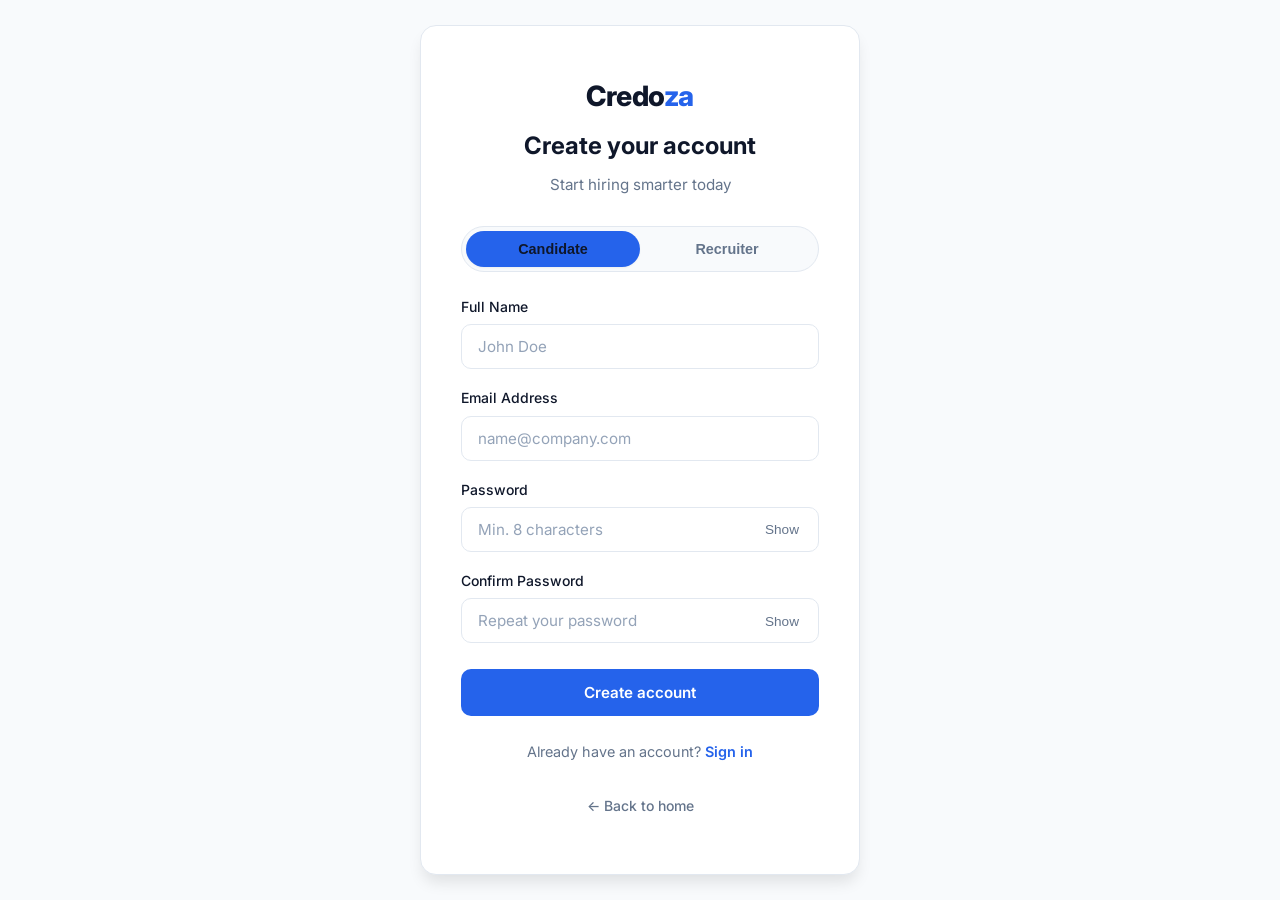
<file: signup.html>
<!DOCTYPE html>
<html lang="en">

<head>
  <meta charset="UTF-8" />
  <meta name="viewport" content="width=device-width, initial-scale=1.0" />
  <title>Sign Up | CREDOZA</title>
  <link rel="preconnect" href="https://fonts.googleapis.com" />
  <link rel="preconnect" href="https://fonts.gstatic.com" crossorigin />
  <link href="https://fonts.googleapis.com/css2?family=Inter:wght@400;500;600;700;800&display=swap" rel="stylesheet" />
  <style>
    :root {
      --primary: #2563EB;
      --primary-hover: #1D4ED8;
      --primary-light: #EFF6FF;
      --bg-page: #F8FAFC;
      --bg-card: #FFFFFF;
      --text-main: #0F172A;
      --text-muted: #64748B;
      --text-light: #94A3B8;
      --border: #E2E8F0;
      --error: #EF4444;
      --error-bg: #FEF2F2;
      --success: #10B981;
      --success-bg: #ECFDF5;
      --radius-md: 10px;
      --radius-lg: 16px;
      --radius-full: 9999px;
      --shadow-sm: 0 1px 2px 0 rgb(0 0 0 / 0.05);
      --shadow-md: 0 4px 6px -1px rgb(0 0 0 / 0.1);
      --shadow-lg: 0 10px 15px -3px rgb(0 0 0 / 0.1);
      --transition: all 0.2s ease;
    }

    *,
    *::before,
    *::after {
      margin: 0;
      padding: 0;
      box-sizing: border-box;
    }

    body {
      font-family: 'Inter', system-ui, -apple-system, sans-serif;
      background: var(--bg-page);
      color: var(--text-main);
      min-height: 100vh;
      display: flex;
      align-items: center;
      justify-content: center;
      padding: 24px;
      line-height: 1.6;
    }

    .auth-wrapper {
      width: 100%;
      max-width: 440px;
      background: var(--bg-card);
      border: 1px solid var(--border);
      border-radius: var(--radius-lg);
      padding: 48px 40px;
      box-shadow: var(--shadow-lg);
      animation: slideUp 0.5s ease forwards;
    }

    @keyframes slideUp {
      from {
        opacity: 0;
        transform: translateY(20px);
      }

      to {
        opacity: 1;
        transform: translateY(0);
      }
    }

    .auth-header {
      text-align: center;
      margin-bottom: 28px;
    }

    .auth-logo {
      font-size: 1.75rem;
      font-weight: 800;
      color: var(--text-main);
      text-decoration: none;
      letter-spacing: -0.5px;
      display: inline-block;
      margin-bottom: 8px;
    }

    .auth-logo span {
      color: var(--primary);
    }

    .auth-title {
      font-size: 1.5rem;
      font-weight: 700;
      color: var(--text-main);
      margin-bottom: 8px;
    }

    .auth-subtitle {
      color: var(--text-muted);
      font-size: 0.95rem;
    }

    /* Role Toggle - Clean Design */
    .role-toggle {
      display: flex;
      background: var(--bg-page);
      border: 1.5px solid var(--border);
      border-radius: var(--radius-full);
      padding: 4px;
      margin-bottom: 24px;
      position: relative;
    }

    .role-btn {
      flex: 1;
      padding: 10px 16px;
      text-align: center;
      font-weight: 600;
      font-size: 0.9rem;
      color: var(--text-muted);
      border-radius: var(--radius-full);
      cursor: pointer;
      transition: var(--transition);
      background: transparent;
      border: none;
      z-index: 1;
      position: relative;
    }

    .role-btn.active {
      color: var(--text-main);
      font-weight: 700;
    }

    .role-slider {
      position: absolute;
      top: 4px;
      left: 4px;
      height: calc(100% - 8px);
      width: calc(50% - 4px);
      background: var(--primary);
      border-radius: var(--radius-full);
      transition: transform 0.3s ease;
      z-index: 0;
      box-shadow: var(--shadow-sm);
    }

    .role-slider.right {
      transform: translateX(100%);
    }

    /* Form Elements */
    .form-group {
      margin-bottom: 18px;
    }

    .form-label {
      display: block;
      font-size: 0.875rem;
      font-weight: 500;
      color: var(--text-main);
      margin-bottom: 6px;
    }

    .form-input {
      width: 100%;
      padding: 12px 16px;
      background: var(--bg-card);
      border: 1.5px solid var(--border);
      border-radius: var(--radius-md);
      color: var(--text-main);
      font-size: 0.95rem;
      font-family: inherit;
      transition: var(--transition);
    }

    .form-input::placeholder {
      color: var(--text-light);
    }

    .form-input:focus {
      outline: none;
      border-color: var(--primary);
      box-shadow: 0 0 0 4px var(--primary-light);
    }

    .form-input.error {
      border-color: var(--error);
      background: var(--error-bg);
    }

    .error-msg {
      color: var(--error);
      font-size: 0.8rem;
      margin-top: 6px;
      display: none;
      font-weight: 500;
    }

    .form-input.error+.error-msg {
      display: block;
    }

    /* Password Toggle */
    .password-wrapper {
      position: relative;
    }

    .toggle-password {
      position: absolute;
      right: 12px;
      top: 50%;
      transform: translateY(-50%);
      background: none;
      border: none;
      color: var(--text-muted);
      cursor: pointer;
      font-size: 0.85rem;
      font-weight: 500;
      padding: 4px 8px;
      border-radius: 6px;
      transition: var(--transition);
    }

    .toggle-password:hover {
      color: var(--primary);
      background: var(--primary-light);
    }

    /* Submit Button */
    .btn-submit {
      width: 100%;
      padding: 14px;
      background: var(--primary);
      color: white;
      font-weight: 600;
      font-size: 0.95rem;
      border-radius: var(--radius-md);
      border: none;
      cursor: pointer;
      transition: var(--transition);
      font-family: inherit;
      position: relative;
      margin-top: 8px;
    }

    .btn-submit:hover:not(:disabled) {
      background: var(--primary-hover);
      transform: translateY(-1px);
      box-shadow: var(--shadow-md);
    }

    .btn-submit:active:not(:disabled) {
      transform: translateY(0);
    }

    .btn-submit:disabled {
      opacity: 0.6;
      cursor: not-allowed;
    }

    .btn-submit .spinner {
      display: none;
      width: 20px;
      height: 20px;
      border: 2px solid rgba(255, 255, 255, 0.3);
      border-top: 2px solid white;
      border-radius: 50%;
      animation: spin 0.8s linear infinite;
      position: absolute;
      left: 50%;
      top: 50%;
      transform: translate(-50%, -50%);
    }

    .btn-submit.loading .btn-text {
      opacity: 0;
    }

    .btn-submit.loading .spinner {
      display: inline-block;
    }

    @keyframes spin {
      to {
        transform: translate(-50%, -50%) rotate(360deg);
      }
    }

    /* Messages */
    .form-message {
      padding: 12px 16px;
      border-radius: var(--radius-md);
      font-size: 0.9rem;
      margin-bottom: 20px;
      display: none;
      text-align: center;
      font-weight: 500;
      animation: slideDown 0.3s ease;
    }

    @keyframes slideDown {
      from {
        opacity: 0;
        transform: translateY(-10px);
      }

      to {
        opacity: 1;
        transform: translateY(0);
      }
    }

    .form-message.success {
      background: var(--success-bg);
      border: 1px solid var(--success);
      color: #065F46;
      display: block;
    }

    .form-message.error {
      background: var(--error-bg);
      border: 1px solid var(--error);
      color: #991B1B;
      display: block;
    }

    /* Footer */
    .auth-footer {
      text-align: center;
      margin-top: 24px;
      color: var(--text-muted);
      font-size: 0.9rem;
    }

    .auth-footer a {
      color: var(--primary);
      text-decoration: none;
      font-weight: 600;
    }

    .auth-footer a:hover {
      text-decoration: underline;
    }

    .back-home {
      display: inline-flex;
      align-items: center;
      gap: 6px;
      margin-top: 24px;
      color: var(--text-muted);
      text-decoration: none;
      font-size: 0.875rem;
      font-weight: 500;
      transition: var(--transition);
      width: 100%;
      justify-content: center;
      padding: 8px;
      border-radius: var(--radius-md);
    }

    .back-home:hover {
      color: var(--primary);
      background: var(--primary-light);
    }

    /* Responsive */
    @media (max-width: 480px) {
      .auth-wrapper {
        padding: 40px 24px;
      }

      .auth-title {
        font-size: 1.35rem;
      }

      .role-btn {
        font-size: 0.85rem;
        padding: 8px 12px;
      }
    }
  </style>
</head>

<body>
  <main class="auth-wrapper">
    <div class="auth-header">
      <a href="index.html" class="auth-logo">Credo<span>za</span></a>
      <h1 class="auth-title">Create your account</h1>
      <p class="auth-subtitle">Start hiring smarter today</p>
    </div>

    <div id="signupMsg" class="form-message"></div>

    <!-- Role Toggle -->
    <div class="role-toggle" id="roleToggle">
      <div class="role-slider"></div>
      <button type="button" class="role-btn active" data-role="candidate">Candidate</button>
      <button type="button" class="role-btn" data-role="recruiter">Recruiter</button>
      <input type="hidden" id="selectedRole" value="candidate" />
    </div>

    <form id="signupForm" novalidate>
      <div class="form-group">
        <label for="signupName" class="form-label">Full Name</label>
        <input type="text" id="signupName" class="form-input" placeholder="John Doe" required />
        <span class="error-msg">Please enter your full name</span>
      </div>

      <div class="form-group">
        <label for="signupEmail" class="form-label">Email Address</label>
        <input type="email" id="signupEmail" class="form-input" placeholder="name@company.com" required />
        <span class="error-msg">Please enter a valid email address</span>
      </div>

      <div class="form-group">
        <label for="signupPassword" class="form-label">Password</label>
        <div class="password-wrapper">
          <input type="password" id="signupPassword" class="form-input" placeholder="Min. 8 characters" required
            minlength="8" />
          <button type="button" class="toggle-password" data-target="signupPassword">Show</button>
        </div>
        <span class="error-msg">Password must be at least 8 characters</span>
      </div>

      <div class="form-group">
        <label for="signupConfirm" class="form-label">Confirm Password</label>
        <div class="password-wrapper">
          <input type="password" id="signupConfirm" class="form-input" placeholder="Repeat your password" required />
          <button type="button" class="toggle-password" data-target="signupConfirm">Show</button>
        </div>
        <span class="error-msg">Passwords do not match</span>
      </div>

      <button type="submit" class="btn-submit">
        <span class="btn-text">Create account</span>
        <span class="spinner"></span>
      </button>
    </form>

    <div class="auth-footer">
      Already have an account? <a href="login.html">Sign in</a>
    </div>

    <a href="index.html" class="back-home">← Back to home</a>
  </main>

  <script>
    document.addEventListener('DOMContentLoaded', () => {
      // ===== Role Toggle =====
      const toggle = document.getElementById('roleToggle');
      const slider = toggle.querySelector('.role-slider');
      const roleInput = document.getElementById('selectedRole');

      toggle.querySelectorAll('.role-btn').forEach(btn => {
        btn.addEventListener('click', () => {
          toggle.querySelectorAll('.role-btn').forEach(b => b.classList.remove('active'));
          btn.classList.add('active');
          slider.classList.toggle('right', btn.dataset.role === 'recruiter');
          roleInput.value = btn.dataset.role;
        });
      });

      // ===== Password Toggle =====
      document.querySelectorAll('.toggle-password').forEach(btn => {
        btn.addEventListener('click', () => {
          const input = document.getElementById(btn.dataset.target);
          const isPass = input.type === 'password';
          input.type = isPass ? 'text' : 'password';
          btn.textContent = isPass ? 'Hide' : 'Show';
        });
      });

      // ===== Form Validation & Submit =====
      const form = document.getElementById('signupForm');
      const msg = document.getElementById('signupMsg');
      const btn = form.querySelector('.btn-submit');

      // Real-time validation
      form.querySelectorAll('.form-input').forEach(input => {
        input.addEventListener('blur', () => {
          let valid = true;
          if (input.type === 'email') {
            valid = /^[^\s@]+@[^\s@]+\.[^\s@]+$/.test(input.value);
          } else if (input.id === 'signupName') {
            valid = input.value.trim().length >= 2;
          } else if (input.id.includes('Password')) {
            valid = input.value.length >= 8;
          }
          input.classList.toggle('error', !valid);
        });
        input.addEventListener('input', () => input.classList.remove('error'));
      });

      form.addEventListener('submit', async (e) => {
        e.preventDefault();
        msg.style.display = 'none';

        // Validate all fields
        let valid = true;
        form.querySelectorAll('.form-input').forEach(input => {
          let isValid = true;
          if (input.type === 'email') {
            isValid = /^[^\s@]+@[^\s@]+\.[^\s@]+$/.test(input.value);
          } else if (input.id === 'signupName') {
            isValid = input.value.trim().length >= 2;
          } else if (input.id.includes('Password')) {
            isValid = input.value.length >= 8;
          }
          if (!isValid) { input.classList.add('error'); valid = false; }
        });

        // Check password match
        const pwd = document.getElementById('signupPassword').value;
        const confirm = document.getElementById('signupConfirm').value;
        if (pwd !== confirm) {
          document.getElementById('signupConfirm').classList.add('error');
          valid = false;
        }

        if (!valid) {
          msg.textContent = 'Please fix the errors above';
          msg.className = 'form-message error';
          return;
        }

        // Submit state
        btn.classList.add('loading');
        btn.disabled = true;

        try {
          await new Promise(res => setTimeout(res, 1000)); // Simulate API

          // Save to localStorage (mock backend)
          const users = JSON.parse(localStorage.getItem('credoza_users') || '[]');
          const email = document.getElementById('signupEmail').value.trim().toLowerCase();

          if (users.find(u => u.email === email)) {
            throw new Error('Email already registered');
          }

          users.push({
            name: document.getElementById('signupName').value.trim(),
            email,
            role: roleInput.value,
            createdAt: new Date().toISOString()
          });
          localStorage.setItem('credoza_users', JSON.stringify(users));

          // Success
          msg.textContent = 'Account created! Redirecting to login...';
          msg.className = 'form-message success';

          setTimeout(() => {
            window.location.href = 'login.html';
          }, 1200);

        } catch (err) {
          msg.textContent = err.message;
          msg.className = 'form-message error';
        } finally {
          btn.classList.remove('loading');
          btn.disabled = false;
        }
      });
    });
  </script>
</body>

</html>
</file>
<file: style.css>
:root {
  --navy: #0B1F3A;
  --dark-blue: #1E3A5F;
  --light-blue: #3B82F6;
  --light-grey: #F5F7FA;
  --white: #FFFFFF;
  --text-main: #1E3A5F;
  --text-muted: #64748B;
  --border: #E2E8F0;
  --radius: 12px;
  --shadow: 0 4px 12px rgba(11, 31, 58, 0.06);
  --shadow-hover: 0 8px 24px rgba(11, 31, 58, 0.12);
  --transition: all 0.25s cubic-bezier(0.4, 0, 0.2, 1);
  --nav-height: 72px;
}

* {
  margin: 0;
  padding: 0;
  box-sizing: border-box;
}

html {
  scroll-behavior: smooth;
  scroll-padding-top: var(--nav-height);
}

body {
  font-family: 'Inter', system-ui, -apple-system, sans-serif;
  color: var(--text-main);
  background: var(--white);
  line-height: 1.6;
  overflow-x: hidden;
  -webkit-font-smoothing: antialiased;
}

/* Utilities */
.container {
  max-width: 1200px;
  margin: 0 auto;
  padding: 0 1.25rem;
  width: 100%;
}

.section-padding {
  padding: clamp(3rem, 8vw, 5rem) 0;
}

.section-header {
  text-align: center;
  margin-bottom: clamp(2rem, 5vw, 3.5rem);
}

.section-title {
  font-size: clamp(1.85rem, 4vw, 2.5rem);
  font-weight: 800;
  color: var(--navy);
  margin-bottom: 0.75rem;
  line-height: 1.2;
  letter-spacing: -0.02em;
}

.section-subtitle {
  font-size: clamp(1rem, 2.5vw, 1.125rem);
  color: var(--text-muted);
  max-width: 640px;
  margin: 0 auto;
}

.highlight {
  color: var(--light-blue);
}

/* Buttons */
.btn {
  display: inline-flex;
  align-items: center;
  justify-content: center;
  padding: 0.75rem 1.5rem;
  border-radius: var(--radius);
  font-weight: 600;
  text-decoration: none;
  transition: var(--transition);
  cursor: pointer;
  font-size: 0.95rem;
  border: 1px solid transparent;
  min-height: 48px;
  /* Touch target */
}

.btn-primary {
  background: var(--light-blue);
  color: var(--white);
}

.btn-primary:hover {
  background: #2563EB;
  transform: translateY(-2px);
  box-shadow: 0 6px 16px rgba(59, 130, 246, 0.35);
}

.btn-outline {
  background: transparent;
  border: 1.5px solid var(--dark-blue);
  color: var(--dark-blue);
}

.btn-outline:hover {
  background: var(--dark-blue);
  color: var(--white);
  transform: translateY(-2px);
}

.btn-white {
  background: var(--white);
  color: var(--navy);
}

.btn-white:hover {
  background: var(--light-grey);
  transform: translateY(-2px);
}

.btn-outline-white {
  background: transparent;
  border: 1.5px solid rgba(255, 255, 255, 0.4);
  color: var(--white);
}

.btn-outline-white:hover {
  background: rgba(255, 255, 255, 0.1);
  border-color: var(--white);
}

.btn-sm {
  padding: 0.5rem 1rem;
  font-size: 0.85rem;
  background: var(--light-grey);
  color: var(--dark-blue);
  border: none;
  cursor: pointer;
  border-radius: 6px;
  transition: var(--transition);
  min-height: 40px;
}

.btn-sm:hover {
  background: #E2E8F0;
}

.full-width {
  width: 100%;
  margin-top: 1.25rem;
}

/* Navbar */
.navbar {
  position: sticky;
  top: 0;
  z-index: 1000;
  background: rgba(255, 255, 255, 0.92);
  backdrop-filter: blur(12px);
  border-bottom: 1px solid transparent;
  transition: var(--transition);
}

.navbar.scrolled {
  border-bottom: 1px solid var(--border);
  box-shadow: 0 2px 8px rgba(0, 0, 0, 0.04);
}

.nav-container {
  display: flex;
  align-items: center;
  justify-content: space-between;
  height: var(--nav-height);
}

.logo {
  font-size: 1.5rem;
  font-weight: 800;
  color: var(--navy);
  text-decoration: none;
  letter-spacing: -0.03em;
}

.logo .dot {
  color: var(--light-blue);
}

.nav-links {
  display: flex;
  align-items: center;
  gap: clamp(1rem, 3vw, 1.75rem);
}

.nav-link {
  text-decoration: none;
  color: var(--dark-blue);
  font-weight: 500;
  font-size: 0.95rem;
  transition: var(--transition);
  min-height: 44px;
  display: flex;
  align-items: center;
}

.nav-link:hover {
  color: var(--light-blue);
}

.login-link {
  margin-right: -0.5rem;
}

/* Hamburger */
.hamburger {
  display: none;
  background: none;
  border: none;
  cursor: pointer;
  padding: 0.5rem;
  z-index: 1002;
  min-height: 44px;
  min-width: 44px;
  display: none;
}

.hamburger span {
  display: block;
  width: 24px;
  height: 2px;
  background: var(--navy);
  margin: 5px 0;
  transition: var(--transition);
  border-radius: 2px;
}

.hamburger.active span:nth-child(1) {
  transform: rotate(45deg) translate(5px, 5px);
}

.hamburger.active span:nth-child(2) {
  opacity: 0;
}

.hamburger.active span:nth-child(3) {
  transform: rotate(-45deg) translate(6px, -6px);
}

/* Mobile Overlay & Menu */
.mobile-overlay {
  position: fixed;
  top: 0;
  left: 0;
  width: 100%;
  height: 100%;
  background: rgba(0, 0, 0, 0.5);
  z-index: 998;
  opacity: 0;
  pointer-events: none;
  transition: opacity 0.3s ease;
  backdrop-filter: blur(4px);
}

.mobile-overlay.active {
  opacity: 1;
  pointer-events: auto;
}

/* Hero */
.hero {
  background: linear-gradient(180deg, var(--white) 0%, var(--light-grey) 100%);
  padding-top: 2rem;
}

.hero-container {
  display: grid;
  grid-template-columns: 1fr 1fr;
  gap: clamp(2rem, 5vw, 4rem);
  align-items: center;
}

.badge {
  display: inline-block;
  background: rgba(59, 130, 246, 0.1);
  color: var(--light-blue);
  padding: 0.4rem 0.9rem;
  border-radius: 20px;
  font-size: 0.85rem;
  font-weight: 600;
  margin-bottom: 1.25rem;
  text-align: center;
}

.hero-title {
  font-size: clamp(2rem, 6vw, 3.25rem);
  line-height: 1.15;
  font-weight: 800;
  color: var(--navy);
  margin-bottom: 1.25rem;
  letter-spacing: -0.03em;
}

.hero-subtitle {
  font-size: clamp(1rem, 2.5vw, 1.15rem);
  color: var(--text-muted);
  margin-bottom: 2rem;
  max-width: 480px;
}

.hero-ctas {
  display: flex;
  gap: 1rem;
  flex-wrap: wrap;
}

/* Dashboard Mockup */
.dashboard-mockup {
  background: var(--white);
  border-radius: 16px;
  box-shadow: var(--shadow-hover);
  overflow: hidden;
  transform: perspective(1000px) rotateY(-6deg) rotateX(2deg);
  transition: var(--transition);
  border: 1px solid var(--border);
  max-width: 100%;
}

.dashboard-mockup:hover {
  transform: perspective(1000px) rotateY(0deg) rotateX(0deg);
}

.mockup-header {
  background: var(--navy);
  color: var(--white);
  padding: 0.75rem 1rem;
  display: flex;
  align-items: center;
  gap: 0.75rem;
  font-size: 0.8rem;
  flex-wrap: wrap;
}

.dot-red,
.dot-yellow,
.dot-green {
  width: 10px;
  height: 10px;
  border-radius: 50%;
  background: #FF5F57;
}

.dot-yellow {
  background: #FFBD2E;
}

.dot-green {
  background: #28CA41;
}

.mockup-body {
  display: flex;
  min-height: 280px;
  flex-wrap: wrap;
}

.mockup-sidebar {
  width: 35%;
  background: var(--light-grey);
  padding: 1rem;
  border-right: 1px solid var(--border);
}

.sidebar-item {
  padding: 0.6rem 0.8rem;
  margin-bottom: 0.5rem;
  font-size: 0.85rem;
  color: var(--dark-blue);
  border-radius: 6px;
  cursor: default;
  white-space: nowrap;
}

.sidebar-item.active {
  background: var(--light-blue);
  color: var(--white);
}

.mockup-main {
  flex: 1;
  padding: 1.25rem;
  min-width: 0;
}

.score-card {
  display: flex;
  align-items: center;
  gap: 1.5rem;
  margin-bottom: 1rem;
  background: var(--white);
  padding: 1rem;
  border-radius: 8px;
  border: 1px solid var(--border);
  flex-wrap: wrap;
}

.score-circle {
  width: 64px;
  height: 64px;
  border-radius: 50%;
  background: conic-gradient(var(--light-blue) 87%, var(--light-grey) 0);
  display: flex;
  align-items: center;
  justify-content: center;
  position: relative;
  flex-shrink: 0;
}

.score-circle::after {
  content: "";
  position: absolute;
  width: 52px;
  height: 52px;
  background: var(--white);
  border-radius: 50%;
}

.score-circle span {
  position: relative;
  font-weight: 700;
  font-size: 0.9rem;
}

.mockup-grid {
  display: flex;
  align-items: flex-end;
  gap: 0.5rem;
  height: 60px;
  margin-bottom: 1rem;
  padding: 0 0.5rem;
}

.mini-bar {
  flex: 1;
  background: var(--light-blue);
  border-radius: 4px 4px 0 0;
  opacity: 0.7;
  height: 30%;
  transition: var(--transition);
}

.mini-bar.tall {
  height: 75%;
}

.mini-bar.mid {
  height: 50%;
}

.mockup-row {
  display: flex;
  gap: 0.75rem;
  margin-top: 1rem;
}

.mockup-pill {
  height: 10px;
  background: var(--light-grey);
  border-radius: 10px;
  width: 30%;
}

.mockup-pill.wide {
  width: 60%;
}

/* Social Proof */
.social-proof {
  background: var(--light-grey);
  padding: 2.5rem 0;
}

.proof-label {
  text-align: center;
  font-size: 0.85rem;
  color: var(--text-muted);
  margin-bottom: 1.5rem;
  text-transform: uppercase;
  letter-spacing: 0.1em;
  font-weight: 600;
}

.logos-grid {
  display: flex;
  justify-content: center;
  flex-wrap: wrap;
  gap: 2rem 3rem;
  align-items: center;
  opacity: 0.6;
}

.logo-item {
  font-weight: 700;
  font-size: clamp(1rem, 3vw, 1.25rem);
  color: var(--dark-blue);
  letter-spacing: 1px;
  white-space: nowrap;
}

/* Features */
.features-grid {
  display: grid;
  grid-template-columns: repeat(auto-fit, minmax(280px, 1fr));
  gap: clamp(1rem, 3vw, 1.75rem);
}

.feature-card {
  background: var(--white);
  padding: clamp(1.25rem, 3vw, 2rem);
  border-radius: var(--radius);
  border: 1px solid var(--border);
  transition: var(--transition);
}

.feature-card:hover {
  transform: translateY(-6px);
  box-shadow: var(--shadow-hover);
  border-color: var(--light-blue);
}

.icon-box {
  font-size: 1.8rem;
  margin-bottom: 1rem;
  background: var(--light-grey);
  width: 50px;
  height: 50px;
  display: flex;
  align-items: center;
  justify-content: center;
  border-radius: 12px;
}

.feature-card h3 {
  font-size: clamp(1.1rem, 2.5vw, 1.25rem);
  font-weight: 700;
  margin-bottom: 0.75rem;
  color: var(--navy);
}

.feature-card p {
  color: var(--text-muted);
  font-size: clamp(0.9rem, 2vw, 0.95rem);
  line-height: 1.6;
}

/* How It Works */
.steps-container {
  display: grid;
  grid-template-columns: repeat(3, 1fr);
  gap: clamp(1rem, 3vw, 2rem);
  position: relative;
}

.steps-container::before {
  content: "";
  position: absolute;
  top: 30px;
  left: 15%;
  right: 15%;
  height: 2px;
  background: var(--border);
  z-index: 0;
}

.step-card {
  background: var(--light-grey);
  padding: clamp(1.25rem, 3vw, 2rem);
  border-radius: var(--radius);
  text-align: center;
  position: relative;
  z-index: 1;
  transition: var(--transition);
}

.step-card:hover {
  background: var(--white);
  box-shadow: var(--shadow);
  transform: translateY(-4px);
}

.step-number {
  width: 40px;
  height: 40px;
  background: var(--light-blue);
  color: var(--white);
  border-radius: 50%;
  display: flex;
  align-items: center;
  justify-content: center;
  font-weight: 700;
  margin: 0 auto 1.25rem;
  font-size: 0.9rem;
}

.step-card h3 {
  font-size: clamp(1.1rem, 2.5vw, 1.2rem);
  font-weight: 700;
  margin-bottom: 0.75rem;
  color: var(--navy);
}

.step-card p {
  color: var(--text-muted);
  font-size: clamp(0.9rem, 2vw, 0.95rem);
}

/* Preview */
.preview-container {
  display: grid;
  grid-template-columns: 1fr 1.2fr;
  gap: clamp(2rem, 5vw, 4rem);
  align-items: center;
}

.check-list {
  list-style: none;
  margin-top: 1.5rem;
  display: flex;
  flex-direction: column;
  gap: 0.75rem;
}

.check-list li {
  color: var(--dark-blue);
  font-weight: 500;
  font-size: clamp(0.9rem, 2vw, 1rem);
}

.results-mockup {
  background: var(--white);
  border: 1px solid var(--border);
  border-radius: var(--radius);
  padding: clamp(1rem, 3vw, 1.5rem);
  box-shadow: var(--shadow);
  width: 100%;
}

.results-header {
  display: flex;
  align-items: center;
  gap: 1rem;
  margin-bottom: 1.5rem;
  border-bottom: 1px solid var(--border);
  padding-bottom: 1rem;
  flex-wrap: wrap;
}

.mockup-avatar {
  width: 48px;
  height: 48px;
  background: var(--light-grey);
  border-radius: 50%;
  flex-shrink: 0;
}

.mockup-lines .line {
  height: 10px;
  background: var(--light-grey);
  border-radius: 6px;
  margin-bottom: 6px;
}

.line-1 {
  width: 120px;
}

.line-2 {
  width: 80px;
}

.mockup-status {
  margin-left: auto;
  background: #ECFDF5;
  color: #059669;
  padding: 0.3rem 0.8rem;
  border-radius: 20px;
  font-size: 0.8rem;
  font-weight: 600;
  white-space: nowrap;
}

.result-row {
  display: flex;
  align-items: center;
  gap: 1rem;
  margin-bottom: 1rem;
  flex-wrap: wrap;
}

.result-row span {
  width: 110px;
  font-size: 0.9rem;
  font-weight: 500;
  flex-shrink: 0;
}

.progress-bg {
  flex: 1;
  min-width: 120px;
  height: 10px;
  background: var(--light-grey);
  border-radius: 10px;
  overflow: hidden;
}

.progress-fill {
  height: 100%;
  background: var(--light-blue);
  border-radius: 10px;
}

.result-footer {
  display: flex;
  justify-content: space-between;
  align-items: center;
  margin-top: 1.5rem;
  padding-top: 1rem;
  border-top: 1px solid var(--border);
  font-size: 0.9rem;
  flex-wrap: wrap;
  gap: 1rem;
}

/* Pricing */
.pricing-grid {
  display: grid;
  grid-template-columns: repeat(auto-fit, minmax(280px, 1fr));
  gap: clamp(1rem, 3vw, 1.5rem);
  align-items: start;
}

.pricing-card {
  background: var(--white);
  border: 1px solid var(--border);
  border-radius: var(--radius);
  padding: clamp(1.5rem, 4vw, 2rem);
  transition: var(--transition);
  position: relative;
}

.pricing-card:hover {
  transform: translateY(-5px);
  box-shadow: var(--shadow-hover);
}

.popular {
  border: 2px solid var(--light-blue);
  z-index: 2;
}

.popular-badge {
  position: absolute;
  top: -14px;
  left: 50%;
  transform: translateX(-50%);
  background: var(--light-blue);
  color: var(--white);
  padding: 0.35rem 1rem;
  border-radius: 20px;
  font-size: 0.8rem;
  font-weight: 600;
  white-space: nowrap;
}

.plan-name {
  font-size: clamp(1.1rem, 2.5vw, 1.25rem);
  font-weight: 700;
  color: var(--navy);
  margin-bottom: 0.5rem;
}

.plan-price {
  font-size: clamp(2rem, 5vw, 2.5rem);
  font-weight: 800;
  color: var(--navy);
  margin-bottom: 1.25rem;
}

.plan-price span {
  font-size: clamp(0.85rem, 2vw, 1rem);
  color: var(--text-muted);
  font-weight: 500;
}

.plan-features {
  list-style: none;
  margin-bottom: 0.5rem;
}

.plan-features li {
  padding: 0.5rem 0;
  border-bottom: 1px dashed var(--border);
  font-size: clamp(0.9rem, 2vw, 0.95rem);
  color: var(--dark-blue);
  word-break: break-word;
}

.plan-features li:last-child {
  border-bottom: none;
}

/* Testimonials */
.testimonials {
  background: var(--light-grey);
}

.testimonials-grid {
  display: grid;
  grid-template-columns: repeat(auto-fit, minmax(280px, 1fr));
  gap: clamp(1rem, 3vw, 2rem);
}

.testimonial-card {
  background: var(--white);
  padding: clamp(1.25rem, 3vw, 2rem);
  border-radius: var(--radius);
  box-shadow: var(--shadow);
}

.testimonial-card p {
  font-size: clamp(0.95rem, 2vw, 1rem);
  font-style: italic;
  color: var(--dark-blue);
  margin-bottom: 1.5rem;
  line-height: 1.7;
}

.author {
  display: flex;
  align-items: center;
  gap: 1rem;
  flex-wrap: wrap;
}

.avatar {
  width: 44px;
  height: 44px;
  background: var(--light-blue);
  color: var(--white);
  border-radius: 50%;
  display: flex;
  align-items: center;
  justify-content: center;
  font-weight: 700;
  font-size: 0.9rem;
  flex-shrink: 0;
}

.author strong {
  display: block;
  color: var(--navy);
  font-weight: 600;
  font-size: clamp(0.9rem, 2vw, 1rem);
}

.author span {
  font-size: 0.85rem;
  color: var(--text-muted);
}

/* CTA Section */
.cta-section {
  background: var(--navy);
  color: var(--white);
  text-align: center;
  padding: clamp(3rem, 8vw, 5rem) 0;
}

.cta-title {
  color: var(--white);
  font-size: clamp(1.85rem, 5vw, 2.5rem);
  margin-bottom: 1rem;
  line-height: 1.2;
}

.cta-subtitle {
  color: #94A3B8;
  max-width: 600px;
  margin: 0 auto 2.5rem;
  font-size: clamp(1rem, 2.5vw, 1.1rem);
}

.cta-buttons {
  display: flex;
  justify-content: center;
  gap: 1rem;
  flex-wrap: wrap;
}

/* Footer */
.footer {
  background: var(--navy);
  color: #94A3B8;
  padding-top: 4rem;
  border-top: 1px solid rgba(255, 255, 255, 0.1);
}

.footer-container {
  display: grid;
  grid-template-columns: 1.2fr 2fr;
  gap: clamp(2rem, 5vw, 3rem);
  padding-bottom: 3rem;
}

.footer-brand p {
  margin: 1rem 0 1.5rem;
  font-size: 0.95rem;
  max-width: 320px;
}

.social-links {
  display: flex;
  gap: 0.75rem;
  margin-top: 0.5rem;
}

.social-links a {
  width: 40px;
  height: 40px;
  background: rgba(255, 255, 255, 0.1);
  border-radius: 8px;
  display: flex;
  align-items: center;
  justify-content: center;
  text-decoration: none;
  color: var(--white);
  transition: var(--transition);
  font-size: 1.1rem;
}

.social-links a:hover {
  background: var(--light-blue);
  transform: translateY(-2px);
}

.footer-links {
  display: grid;
  grid-template-columns: repeat(3, 1fr);
  gap: clamp(1.5rem, 4vw, 2rem);
}

.link-col h4 {
  color: var(--white);
  margin-bottom: 1rem;
  font-size: 1rem;
}

.link-col a {
  display: block;
  color: #94A3B8;
  text-decoration: none;
  margin-bottom: 0.6rem;
  font-size: 0.9rem;
  transition: var(--transition);
  padding: 4px 0;
}

.link-col a:hover {
  color: var(--light-blue);
}

.footer-bottom {
  border-top: 1px solid rgba(255, 255, 255, 0.1);
  padding: 1.5rem 0;
  text-align: center;
  font-size: 0.85rem;
}

/* ================= MOBILE RESPONSIVE ================= */
@media (max-width: 1024px) {

  .hero-container,
  .preview-container,
  .footer-container {
    gap: 2.5rem;
  }

  .hero-title {
    font-size: clamp(2rem, 5vw, 2.75rem);
  }
}

@media (max-width: 868px) {
  .hamburger {
    display: flex;
    align-items: center;
    justify-content: center;
  }

  .nav-links {
    position: fixed;
    top: var(--nav-height);
    right: 0;
    width: 100%;
    max-width: 320px;
    height: calc(100vh - var(--nav-height));
    background: var(--white);
    flex-direction: column;
    padding: 1.5rem;
    box-shadow: -4px 0 16px rgba(0, 0, 0, 0.12);
    transition: transform 0.3s cubic-bezier(0.4, 0, 0.2, 1);
    z-index: 999;
    gap: 0.5rem;
    align-items: stretch;
    overflow-y: auto;
    transform: translateX(100%);
  }

  .nav-links.active {
    transform: translateX(0);
  }

  .nav-link {
    justify-content: center;
    padding: 0.75rem 0;
    font-size: 1.05rem;
  }

  .login-link {
    margin: 0;
  }

  .nav-cta {
    width: 100%;
    margin-top: 0.5rem;
  }

  .hero-container,
  .preview-container {
    grid-template-columns: 1fr;
    text-align: center;
  }

  .hero-ctas {
    justify-content: center;
  }

  .hero-subtitle {
    margin: 0 auto 2rem;
  }

  .steps-container {
    grid-template-columns: 1fr;
    max-width: 450px;
    margin: 0 auto;
  }

  .steps-container::before {
    display: none;
  }

  .dashboard-mockup {
    transform: none;
    margin: 0 auto;
    width: 100%;
    max-width: 480px;
  }

  .mockup-body {
    flex-direction: column;
  }

  .mockup-sidebar {
    width: 100%;
    border-right: none;
    border-bottom: 1px solid var(--border);
    padding: 0.75rem 1rem;
    display: flex;
    gap: 0.5rem;
    overflow-x: auto;
    white-space: nowrap;
  }

  .mockup-main {
    padding: 1rem;
  }

  .result-footer {
    flex-direction: column;
    align-items: flex-start;
    gap: 0.75rem;
  }
}

@media (max-width: 640px) {
  .footer-container {
    grid-template-columns: 1fr;
    text-align: center;
  }

  .footer-links {
    grid-template-columns: repeat(3, 1fr);
    text-align: left;
  }

  .footer-brand p {
    margin: 1rem auto 1.5rem;
  }

  .social-links {
    justify-content: center;
  }

  .hero-ctas,
  .cta-buttons {
    flex-direction: column;
    align-items: center;
    width: 100%;
  }

  .btn.full-width {
    max-width: 300px;
  }

  .pricing-grid {
    grid-template-columns: 1fr;
    max-width: 380px;
    margin: 0 auto;
  }

  .popular {
    transform: none;
    margin: 1.5rem 0;
    border-width: 2px;
  }

  .popular:hover {
    transform: translateY(-5px);
  }
}

@media (max-width: 420px) {
  .container {
    padding: 0 1rem;
  }

  .hero {
    padding-top: 1.5rem;
  }

  .section-title {
    font-size: clamp(1.65rem, 6vw, 1.85rem);
  }

  .footer-links {
    grid-template-columns: 1fr;
    text-align: center;
    gap: 1.5rem;
  }

  .logos-grid {
    gap: 1.5rem;
  }

  .logo-item {
    font-size: 1rem;
  }
}





/* ================= HAMBURGER & MOBILE MENU ================= */
.hamburger {
  width: 44px;
  height: 44px;
  display: none;
  align-items: center;
  justify-content: center;
  background: transparent;
  border: none;
  cursor: pointer;
  position: relative;
  z-index: 1002;
  padding: 0;
  margin-left: auto;
}

.line {
  display: block;
  width: 24px;
  height: 2px;
  background: var(--navy);
  border-radius: 2px;
  position: absolute;
  left: 10px;
  transition: transform 0.35s cubic-bezier(0.4, 0, 0.2, 1),
    opacity 0.2s ease,
    width 0.25s ease;
}

.line-1 {
  transform: translateY(-7px);
}

.line-2 {
  transform: translateY(0);
  width: 18px;
}

.line-3 {
  transform: translateY(7px);
}

/* Active State: Morph to X */
.hamburger[aria-expanded="true"] .line-1 {
  transform: rotate(45deg);
}

.hamburger[aria-expanded="true"] .line-2 {
  opacity: 0;
  transform: scaleX(0);
  width: 0;
}

.hamburger[aria-expanded="true"] .line-3 {
  transform: rotate(-45deg);
}

/* Overlay */
.mobile-overlay {
  position: fixed;
  inset: 0;
  background: rgba(11, 31, 58, 0.35);
  backdrop-filter: blur(8px);
  -webkit-backdrop-filter: blur(8px);
  opacity: 0;
  pointer-events: none;
  transition: opacity 0.35s ease;
  z-index: 998;
}

.mobile-overlay.active {
  opacity: 1;
  pointer-events: auto;
}

/* Mobile Menu Panel */
.mobile-menu {
  position: fixed;
  top: 0;
  right: 0;
  width: 100%;
  max-width: 320px;
  height: 100vh;
  background: var(--white);
  padding: 5rem 2rem 2rem;
  box-shadow: -6px 0 32px rgba(0, 0, 0, 0.15);
  transform: translateX(100%);
  transition: transform 0.4s cubic-bezier(0.4, 0, 0.2, 1);
  z-index: 999;
  display: flex;
  flex-direction: column;
  overflow-y: auto;
  overscroll-behavior: contain;
}

.mobile-menu.active {
  transform: translateX(0);
}

/* Close Button */
.close-menu {
  position: absolute;
  top: 1.25rem;
  right: 1.25rem;
  width: 40px;
  height: 40px;
  border-radius: 50%;
  background: var(--light-grey);
  border: none;
  cursor: pointer;
  font-size: 1.4rem;
  line-height: 1;
  color: var(--navy);
  display: flex;
  align-items: center;
  justify-content: center;
  transition: var(--transition);
  box-shadow: 0 2px 6px rgba(0, 0, 0, 0.05);
}

.close-menu:hover {
  background: #E2E8F0;
  transform: rotate(90deg);
}

/* Menu Links */
.menu-items {
  display: flex;
  flex-direction: column;
  gap: 0.5rem;
}

.menu-items .nav-link {
  opacity: 0;
  transform: translateX(15px);
  transition: opacity 0.3s ease, transform 0.3s ease, color 0.2s;
  padding: 0.9rem 0;
  font-size: 1.15rem;
  font-weight: 500;
  border-bottom: 1px solid var(--border);
  color: var(--dark-blue);
  text-decoration: none;
}

.menu-items .nav-link:last-of-type {
  border-bottom: none;
}

.menu-items .nav-link:hover {
  color: var(--light-blue);
}

.menu-items .nav-cta {
  margin-top: 1rem;
  text-align: center;
  padding: 0.9rem;
  border-radius: var(--radius);
  font-size: 1rem;
  border-bottom: none;
}

/* Staggered Entrance Animation */
.mobile-menu.active .menu-items .nav-link {
  opacity: 1;
  transform: translateX(0);
}

.mobile-menu.active .menu-items .nav-link:nth-child(1) {
  transition-delay: 0.08s;
}

.mobile-menu.active .menu-items .nav-link:nth-child(2) {
  transition-delay: 0.12s;
}

.mobile-menu.active .menu-items .nav-link:nth-child(3) {
  transition-delay: 0.16s;
}

.mobile-menu.active .menu-items .nav-link:nth-child(4) {
  transition-delay: 0.20s;
}

.mobile-menu.active .menu-items .nav-link:nth-child(5) {
  transition-delay: 0.24s;
}

/* Responsive Overrides */
@media (max-width: 868px) {
  .desktop-nav {
    display: none;
  }

  .hamburger {
    display: flex;
  }
}
</file>
